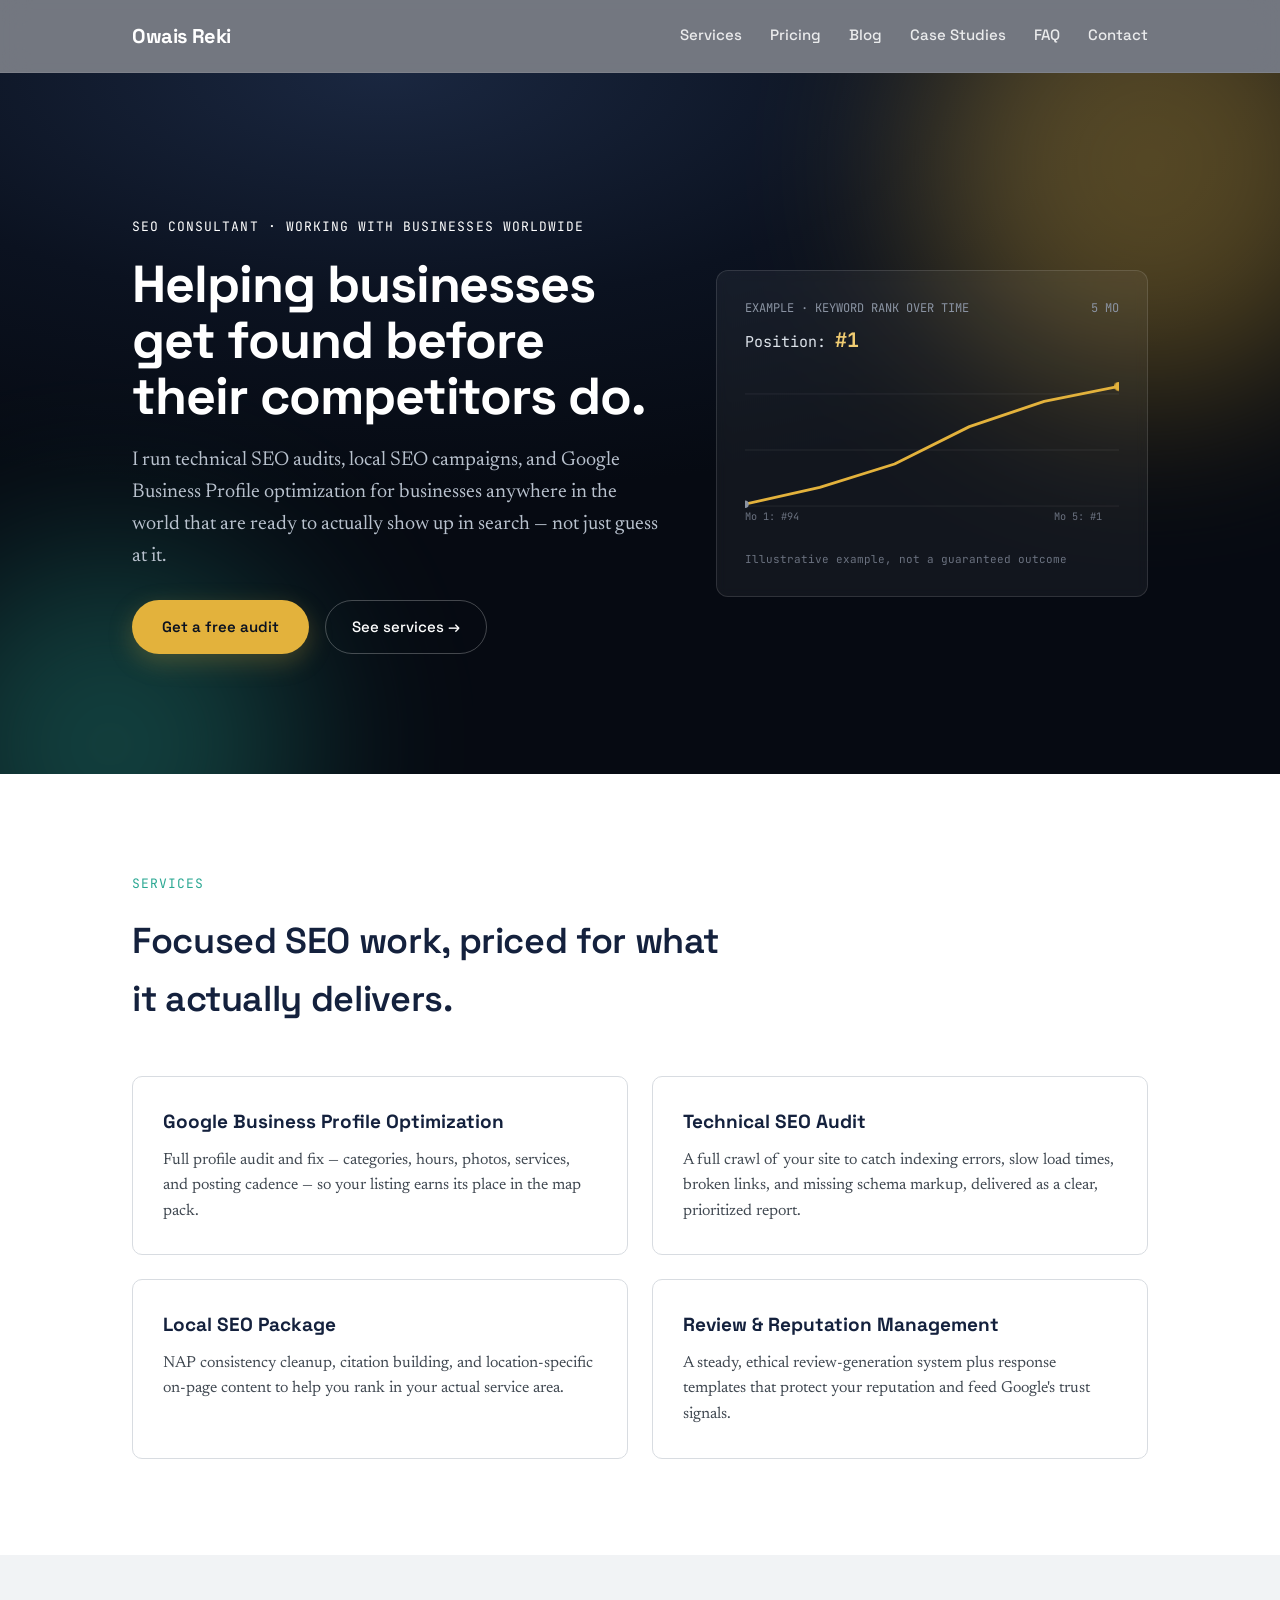
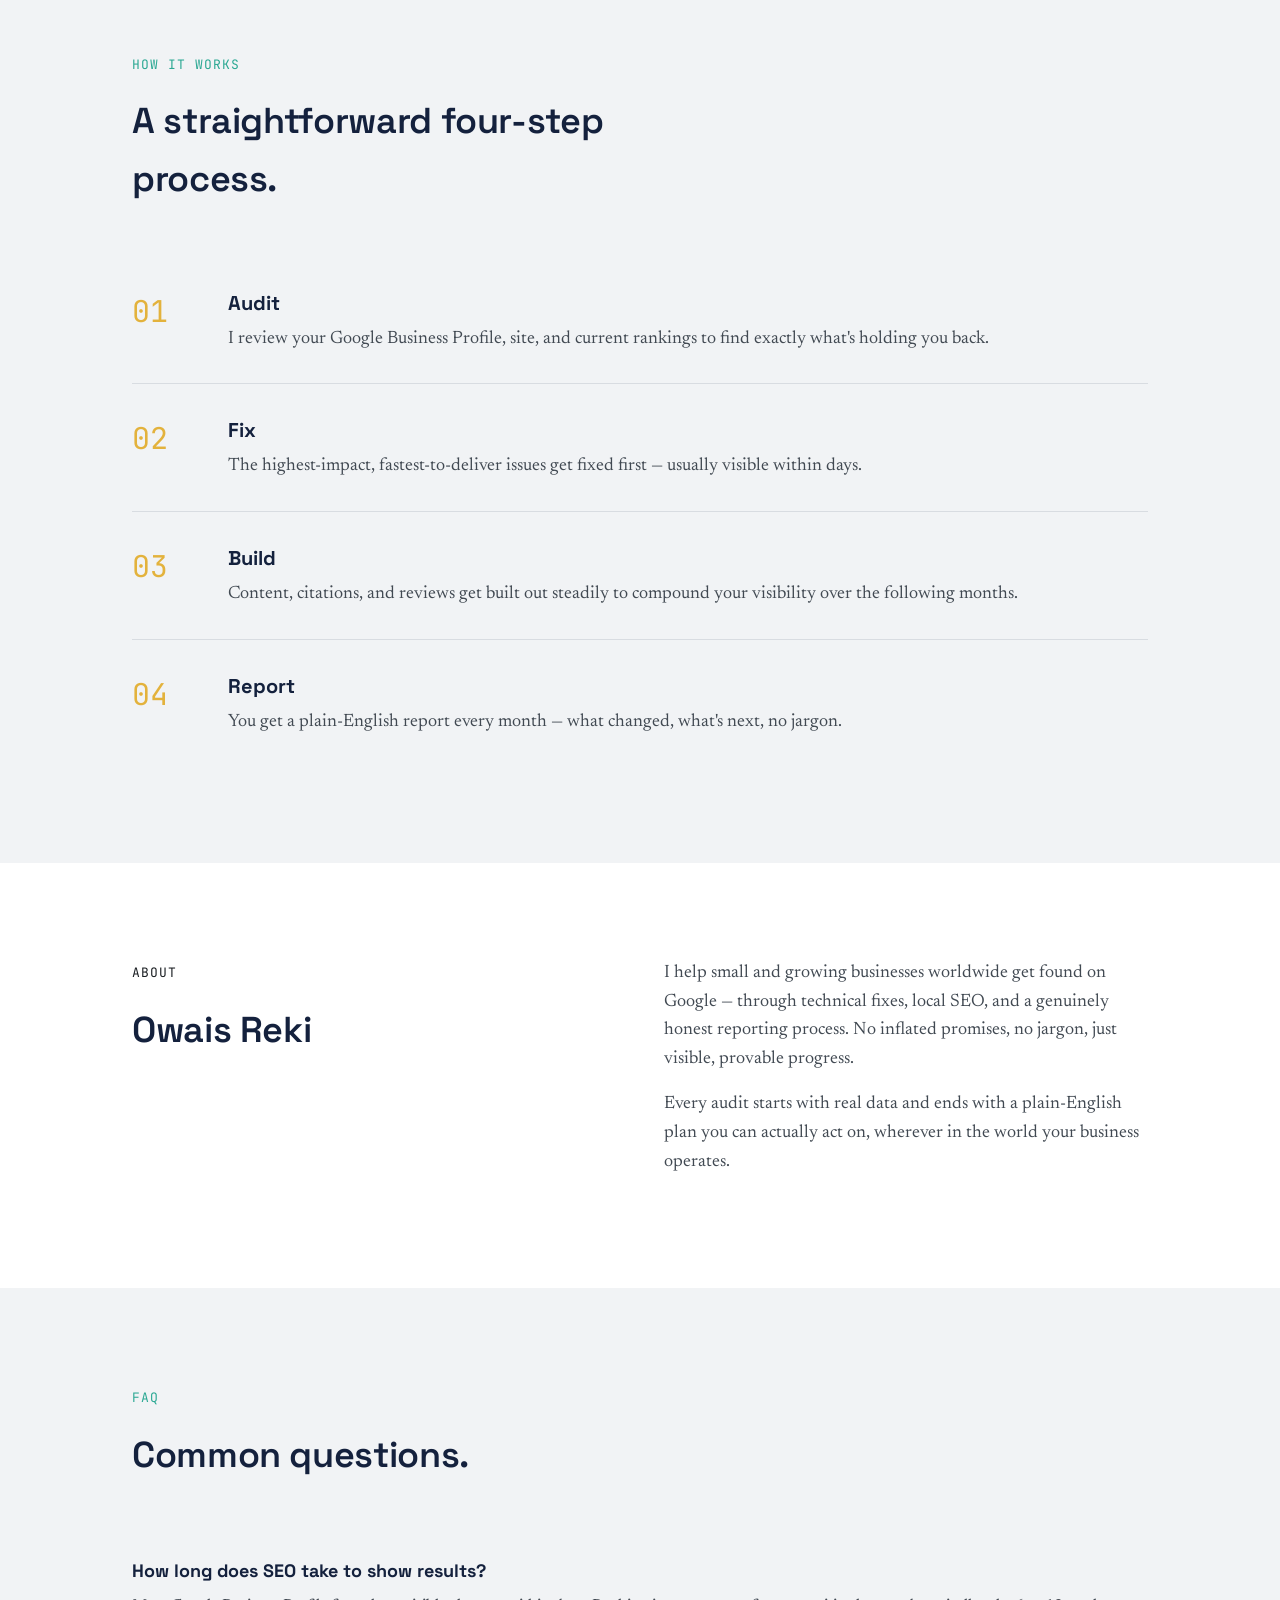
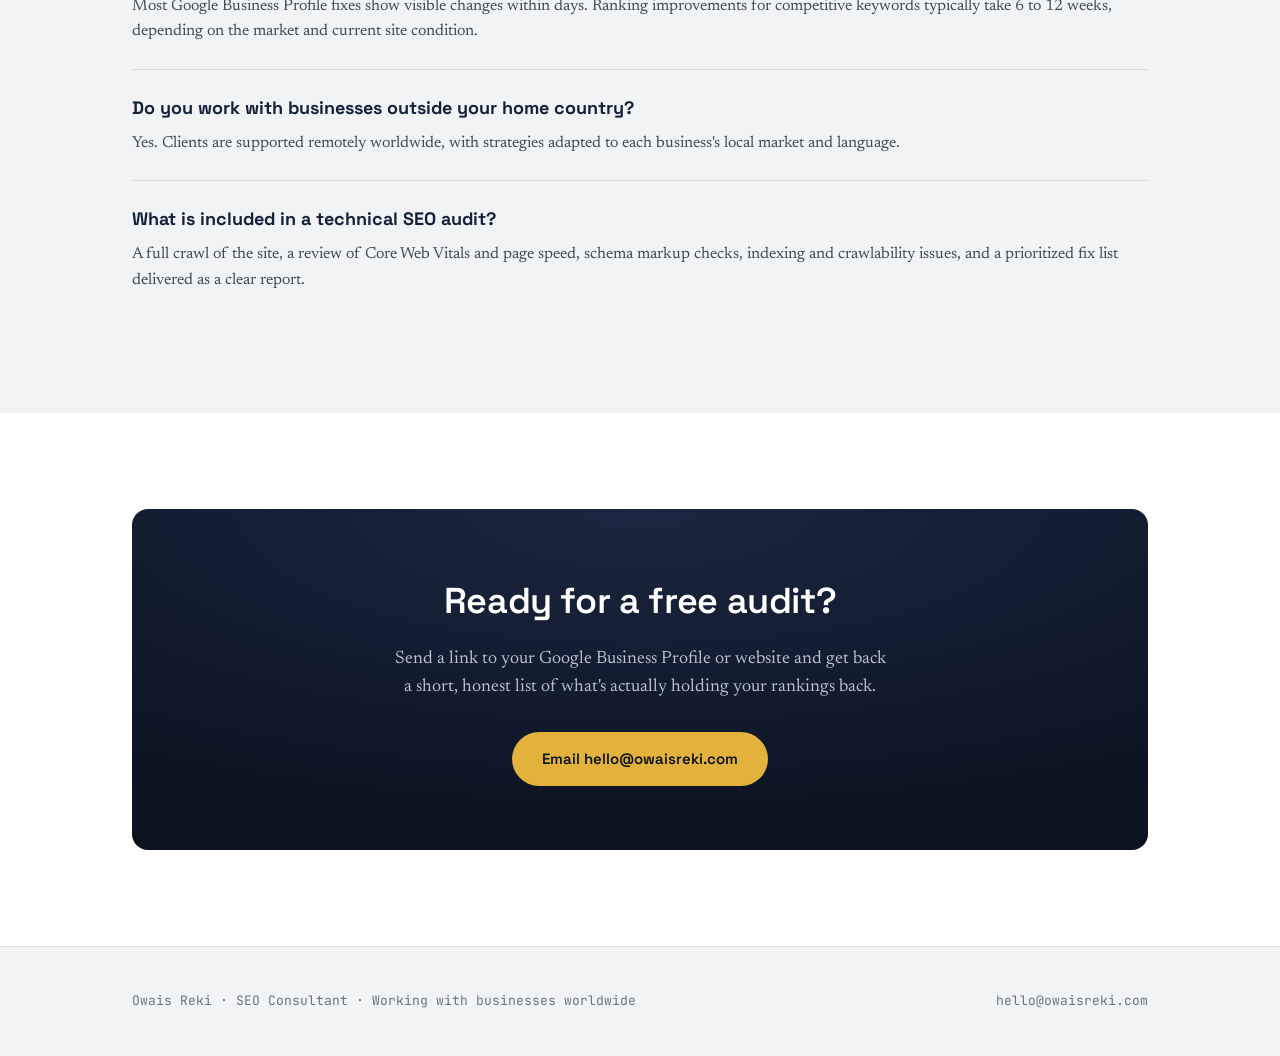
<file: index.html>
<!DOCTYPE html>
<html lang="en">
<head>
<meta charset="UTF-8">
<meta name="viewport" content="width=device-width, initial-scale=1.0">
<title>Owais Reki | SEO Consultant — Technical, Local & Global SEO</title>
<meta name="description" content="Owais Reki helps businesses worldwide rank higher on Google with technical SEO audits, local SEO, and Google Business Profile optimization. Get a free audit.">
<meta property="og:title" content="Owais Reki | SEO Consultant">
<meta property="og:description" content="Technical SEO audits, local SEO, and Google Business Profile optimization for growing businesses worldwide.">
<meta property="og:type" content="website">
<link rel="canonical" href="https://owaisreki-dotcom.github.io/owais-reki-seo/">
<script type="application/ld+json">
{"@context":"https://schema.org","@type":"ProfessionalService","name":"Owais Reki SEO Services","founder":{"@type":"Person","name":"Owais Reki"},"description":"Technical SEO audits, local SEO, and Google Business Profile optimization for small and growing businesses worldwide.","serviceType":["Technical SEO Audit","Local SEO","Google Business Profile Optimization","On-Page SEO","Review & Reputation Management"],"url":"https://owaisreki-dotcom.github.io/owais-reki-seo/"}
</script>
<script type="application/ld+json">
{"@context":"https://schema.org","@type":"FAQPage","mainEntity":[{"@type":"Question","name":"How long does SEO take to show results?","acceptedAnswer":{"@type":"Answer","text":"Most Google Business Profile fixes show visible changes within days. Ranking improvements for competitive keywords typically take 6 to 12 weeks, depending on the market and current site condition."}},{"@type":"Question","name":"Do you work with businesses outside your home country?","acceptedAnswer":{"@type":"Answer","text":"Yes. Clients are supported remotely worldwide, with strategies adapted to each business's local market and language."}},{"@type":"Question","name":"What is included in a technical SEO audit?","acceptedAnswer":{"@type":"Answer","text":"A full crawl of the site, a review of Core Web Vitals and page speed, schema markup checks, indexing and crawlability issues, and a prioritized fix list delivered as a clear report."}}]}
</script>
<link rel="preconnect" href="https://fonts.googleapis.com">
<link rel="preconnect" href="https://fonts.gstatic.com" crossorigin>
<link href="https://fonts.googleapis.com/css2?family=Space+Grotesk:wght@400;500;600;700&family=Newsreader:ital,opsz,wght@0,6..72,400;0,6..72,500;0,6..72,600;1,6..72,400&family=JetBrains+Mono:wght@400;500&display=swap" rel="stylesheet">
<link rel="stylesheet" href="styles.css">
<style>
  .rank-chart { background: rgba(255,255,255,0.05); border: 1px solid rgba(255,255,255,0.12); border-radius: 12px; padding: 28px; backdrop-filter: blur(6px); opacity: 0; animation: rise 0.9s ease 0.5s forwards; }
  .rank-chart .label { font-family: var(--mono); font-size: 12px; color: #8B94A3; display: flex; justify-content: space-between; margin-bottom: 6px; }
  .rank-chart .headline-number { font-family: var(--mono); font-size: 15px; color: #DDE3EA; margin-bottom: 14px; }
  .rank-chart .headline-number strong { color: var(--gold-soft); font-size: 20px; }
  .rank-chart .caption { font-family: var(--mono); font-size: 11px; color: #6B7280; margin-top: 10px; }
  .chart-line { stroke-dasharray: 520; stroke-dashoffset: 520; animation: draw 2.2s ease 1.1s forwards; }
  @keyframes draw { to { stroke-dashoffset: 0; } }
  @keyframes rise { from { opacity: 0; transform: translateY(18px); } to { opacity: 1; transform: translateY(0); } }
  .chart-dot-end { opacity: 0; animation: pop 0.4s ease 3s forwards; }
  @keyframes pop { from { opacity: 0; transform: scale(0.4); } to { opacity: 1; transform: scale(1); } }
  .hero .eyebrow, .hero h1, .hero p.lede, .hero .cta-row { opacity: 0; animation: rise 0.8s ease forwards; }
  .hero h1 { animation-delay: 0.15s; }
  .hero p.lede { animation-delay: 0.3s; }
  .hero .cta-row { animation-delay: 0.45s; }
  .hero h1, .hero .eyebrow, .hero p.lede { color: #fff; }
  .hero p.lede { color: #B9C2CE; }
</style>
</head>
<body>
<header><div class="wrap"><a href="index.html" class="logo">Owais Reki</a>
<nav><a href="index.html#services">Services</a><a href="pricing.html">Pricing</a><a href="blog.html">Blog</a><a href="case-studies.html">Case Studies</a><a href="index.html#faq">FAQ</a><a href="index.html#contact">Contact</a></nav>
</div></header>

<section class="hero">
  <div class="wrap hero-grid">
    <div>
      <span class="eyebrow">SEO Consultant · Working with businesses worldwide</span>
      <h1>Helping businesses get found before their competitors do.</h1>
      <p class="lede">I run technical SEO audits, local SEO campaigns, and Google Business Profile optimization for businesses anywhere in the world that are ready to actually show up in search — not just guess at it.</p>
      <div class="cta-row"><a href="index.html#contact" class="btn btn-primary">Get a free audit</a><a href="index.html#services" class="btn btn-text">See services →</a></div>
    </div>
    <div class="rank-chart" aria-label="Illustrative example of a ranking climb from position 94 to position 1 over five months">
      <div class="label"><span>EXAMPLE · KEYWORD RANK OVER TIME</span><span>5 MO</span></div>
      <div class="headline-number">Position: <strong>#1</strong></div>
      <svg viewBox="0 0 400 160" width="100%" height="160" role="img">
        <title>Illustrative ranking climb from position 94 to position 1</title>
        <line x1="0" y1="20" x2="400" y2="20" stroke="rgba(255,255,255,0.08)" stroke-width="1"/>
        <line x1="0" y1="80" x2="400" y2="80" stroke="rgba(255,255,255,0.08)" stroke-width="1"/>
        <line x1="0" y1="140" x2="400" y2="140" stroke="rgba(255,255,255,0.08)" stroke-width="1"/>
        <polyline class="chart-line" points="0,138 80,120 160,95 240,55 320,28 400,12" fill="none" stroke="#E3B23C" stroke-width="3" stroke-linecap="round" stroke-linejoin="round"/>
        <circle cx="0" cy="138" r="4" fill="#8B94A3"/>
        <circle class="chart-dot-end" cx="400" cy="12" r="5" fill="#E3B23C"/>
        <text x="0" y="155" font-family="JetBrains Mono" font-size="11" fill="#6B7280">Mo 1: #94</text>
        <text x="330" y="155" font-family="JetBrains Mono" font-size="11" fill="#6B7280">Mo 5: #1</text>
      </svg>
      <div class="caption">Illustrative example, not a guaranteed outcome</div>
    </div>
  </div>
</section>

<section id="services" class="alt">
  <div class="wrap">
    <div class="section-head reveal"><span class="eyebrow">Services</span><h2>Focused SEO work, priced for what it actually delivers.</h2></div>
    <div class="services-grid">
      <div class="service-card reveal"><h3>Google Business Profile Optimization</h3><p>Full profile audit and fix — categories, hours, photos, services, and posting cadence — so your listing earns its place in the map pack.</p></div>
      <div class="service-card reveal"><h3>Technical SEO Audit</h3><p>A full crawl of your site to catch indexing errors, slow load times, broken links, and missing schema markup, delivered as a clear, prioritized report.</p></div>
      <div class="service-card reveal"><h3>Local SEO Package</h3><p>NAP consistency cleanup, citation building, and location-specific on-page content to help you rank in your actual service area.</p></div>
      <div class="service-card reveal"><h3>Review & Reputation Management</h3><p>A steady, ethical review-generation system plus response templates that protect your reputation and feed Google's trust signals.</p></div>
    </div>
  </div>
</section>

<section id="process">
  <div class="wrap">
    <div class="section-head reveal"><span class="eyebrow">How it works</span><h2>A straightforward four-step process.</h2></div>
    <div class="process-list">
      <div class="process-item reveal"><div class="process-num">01</div><div><h3>Audit</h3><p>I review your Google Business Profile, site, and current rankings to find exactly what's holding you back.</p></div></div>
      <div class="process-item reveal"><div class="process-num">02</div><div><h3>Fix</h3><p>The highest-impact, fastest-to-deliver issues get fixed first — usually visible within days.</p></div></div>
      <div class="process-item reveal"><div class="process-num">03</div><div><h3>Build</h3><p>Content, citations, and reviews get built out steadily to compound your visibility over the following months.</p></div></div>
      <div class="process-item reveal"><div class="process-num">04</div><div><h3>Report</h3><p>You get a plain-English report every month — what changed, what's next, no jargon.</p></div></div>
    </div>
  </div>
</section>

<section class="alt">
  <div class="wrap about-grid">
    <div class="reveal"><span class="eyebrow">About</span><h2>Owais Reki</h2></div>
    <div class="reveal"><p>I help small and growing businesses worldwide get found on Google — through technical fixes, local SEO, and a genuinely honest reporting process. No inflated promises, no jargon, just visible, provable progress.</p><p>Every audit starts with real data and ends with a plain-English plan you can actually act on, wherever in the world your business operates.</p></div>
  </div>
</section>

<section id="faq">
  <div class="wrap">
    <div class="section-head reveal"><span class="eyebrow">FAQ</span><h2>Common questions.</h2></div>
    <div class="faq-item reveal"><h3>How long does SEO take to show results?</h3><p>Most Google Business Profile fixes show visible changes within days. Ranking improvements for competitive keywords typically take 6 to 12 weeks, depending on the market and current site condition.</p></div>
    <div class="faq-item reveal"><h3>Do you work with businesses outside your home country?</h3><p>Yes. Clients are supported remotely worldwide, with strategies adapted to each business's local market and language.</p></div>
    <div class="faq-item reveal"><h3>What is included in a technical SEO audit?</h3><p>A full crawl of the site, a review of Core Web Vitals and page speed, schema markup checks, indexing and crawlability issues, and a prioritized fix list delivered as a clear report.</p></div>
  </div>
</section>

<section id="contact" class="alt">
  <div class="wrap"><div class="contact-box reveal"><h2>Ready for a free audit?</h2><p>Send a link to your Google Business Profile or website and get back a short, honest list of what's actually holding your rankings back.</p><a href="mailto:hello@owaisreki.com" class="btn btn-gold">Email hello@owaisreki.com</a></div></div>
</section>

<footer><div class="wrap"><span>Owais Reki · SEO Consultant · Working with businesses worldwide</span><span>hello@owaisreki.com</span></div></footer>
<script src="script.js"></script>
</body>
</html>
</file>
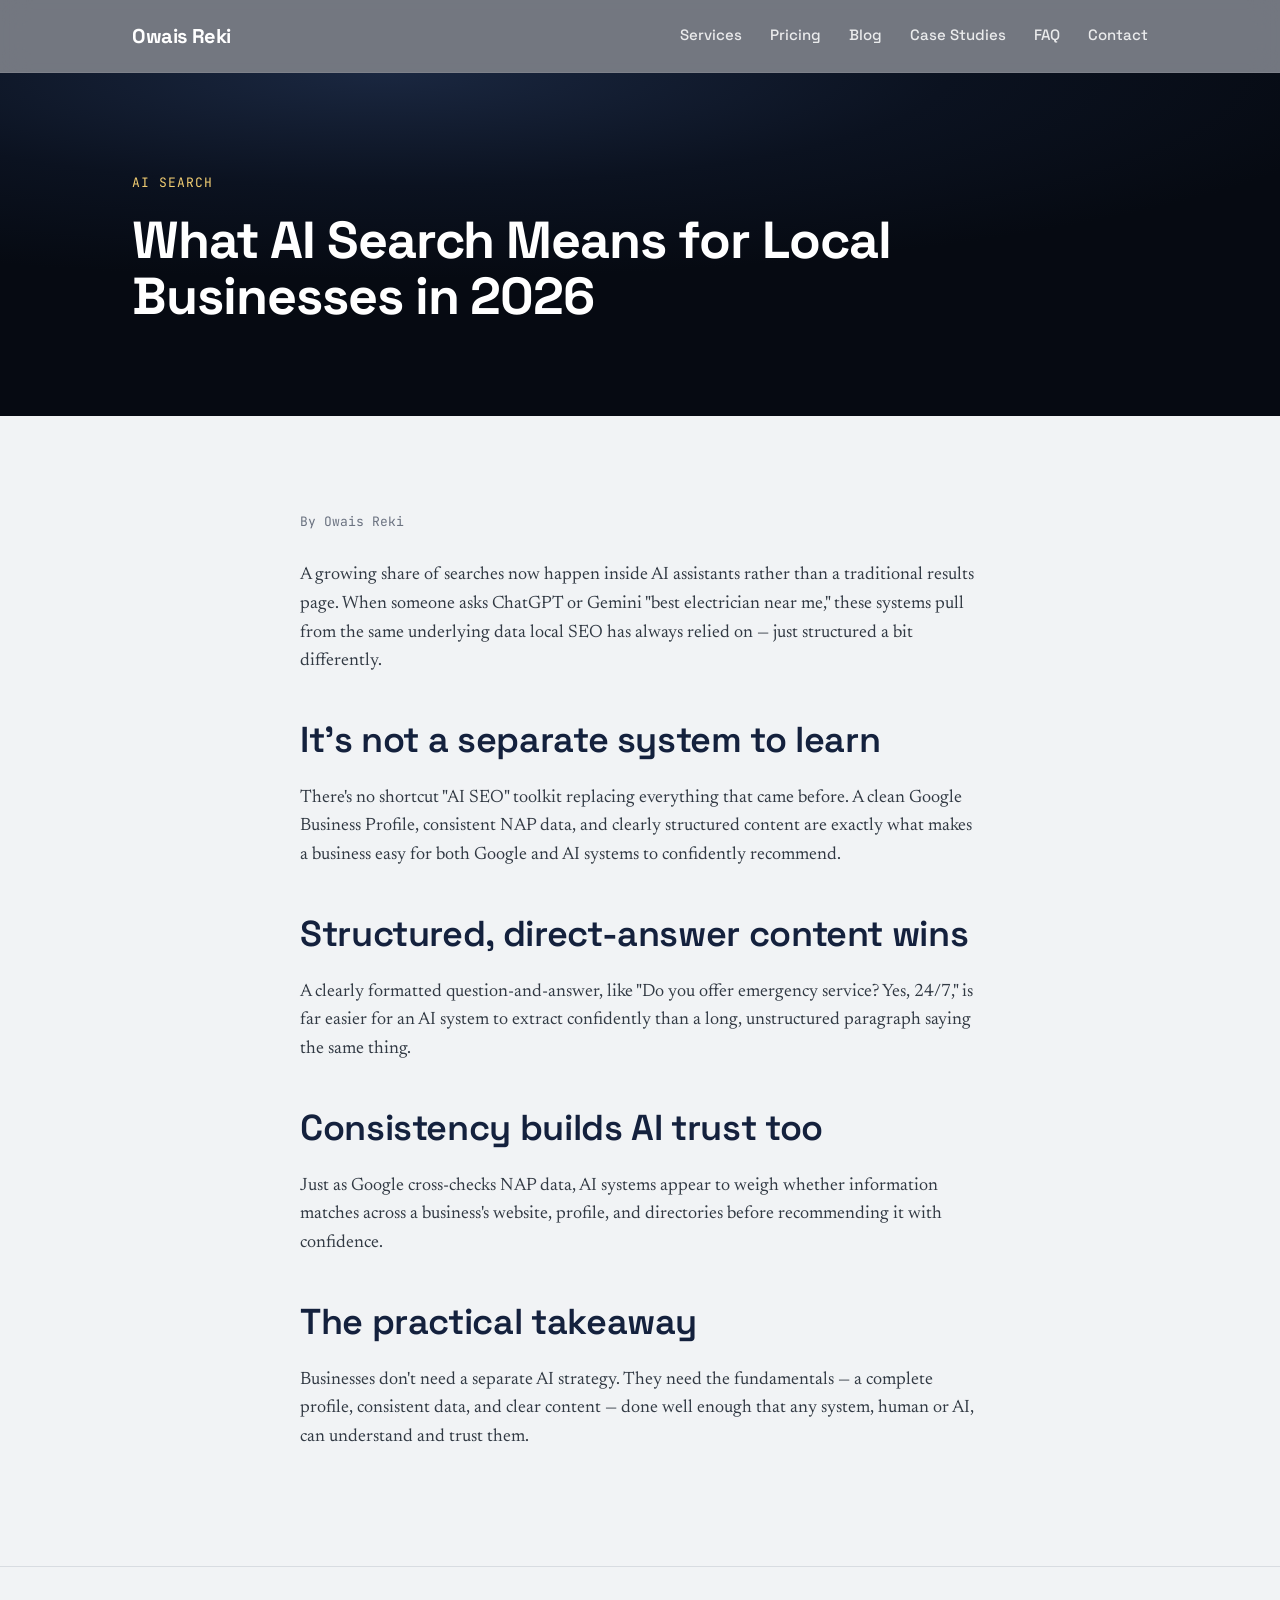
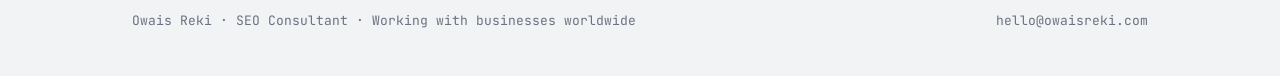
<file: blog-ai-search-local-seo.html>
<!DOCTYPE html>
<html lang="en">
<head>
<meta charset="UTF-8">
<meta name="viewport" content="width=device-width, initial-scale=1.0">
<title>What AI Search Means for Local Businesses | Owais Reki</title>
<meta name="description" content="ChatGPT, Gemini, and AI Overviews are becoming a second front door to local businesses. Here's what that means and how to prepare.">
<link rel="canonical" href="https://owaisreki-dotcom.github.io/owais-reki-seo/blog-ai-search-local-seo.html">
<link rel="preconnect" href="https://fonts.googleapis.com">
<link rel="preconnect" href="https://fonts.gstatic.com" crossorigin>
<link href="https://fonts.googleapis.com/css2?family=Space+Grotesk:wght@400;500;600;700&family=Newsreader:ital,opsz,wght@0,6..72,400;0,6..72,500;0,6..72,600;1,6..72,400&family=JetBrains+Mono:wght@400;500&display=swap" rel="stylesheet">
<link rel="stylesheet" href="styles.css">
</head>
<body>
<header><div class="wrap"><a href="index.html" class="logo">Owais Reki</a>
<nav><a href="index.html#services">Services</a><a href="pricing.html">Pricing</a><a href="blog.html">Blog</a><a href="case-studies.html">Case Studies</a><a href="index.html#faq">FAQ</a><a href="index.html#contact">Contact</a></nav>
</div></header>

<section class="page-hero">
  <div class="wrap">
    <span class="eyebrow">AI Search</span>
    <h1>What AI Search Means for Local Businesses in 2026</h1>
  </div>
</section>

<section>
  <div class="wrap">
    <article class="post reveal">
      <div class="meta">By Owais Reki</div>
      <p>A growing share of searches now happen inside AI assistants rather than a traditional results page. When someone asks ChatGPT or Gemini "best electrician near me," these systems pull from the same underlying data local SEO has always relied on — just structured a bit differently.</p>

      <h2>It's not a separate system to learn</h2>
      <p>There's no shortcut "AI SEO" toolkit replacing everything that came before. A clean Google Business Profile, consistent NAP data, and clearly structured content are exactly what makes a business easy for both Google and AI systems to confidently recommend.</p>

      <h2>Structured, direct-answer content wins</h2>
      <p>A clearly formatted question-and-answer, like "Do you offer emergency service? Yes, 24/7," is far easier for an AI system to extract confidently than a long, unstructured paragraph saying the same thing.</p>

      <h2>Consistency builds AI trust too</h2>
      <p>Just as Google cross-checks NAP data, AI systems appear to weigh whether information matches across a business's website, profile, and directories before recommending it with confidence.</p>

      <h2>The practical takeaway</h2>
      <p>Businesses don't need a separate AI strategy. They need the fundamentals — a complete profile, consistent data, and clear content — done well enough that any system, human or AI, can understand and trust them.</p>
    </article>
  </div>
</section>

<footer><div class="wrap"><span>Owais Reki · SEO Consultant · Working with businesses worldwide</span><span>hello@owaisreki.com</span></div></footer>
<script src="script.js"></script>
</body>
</html>
</file>
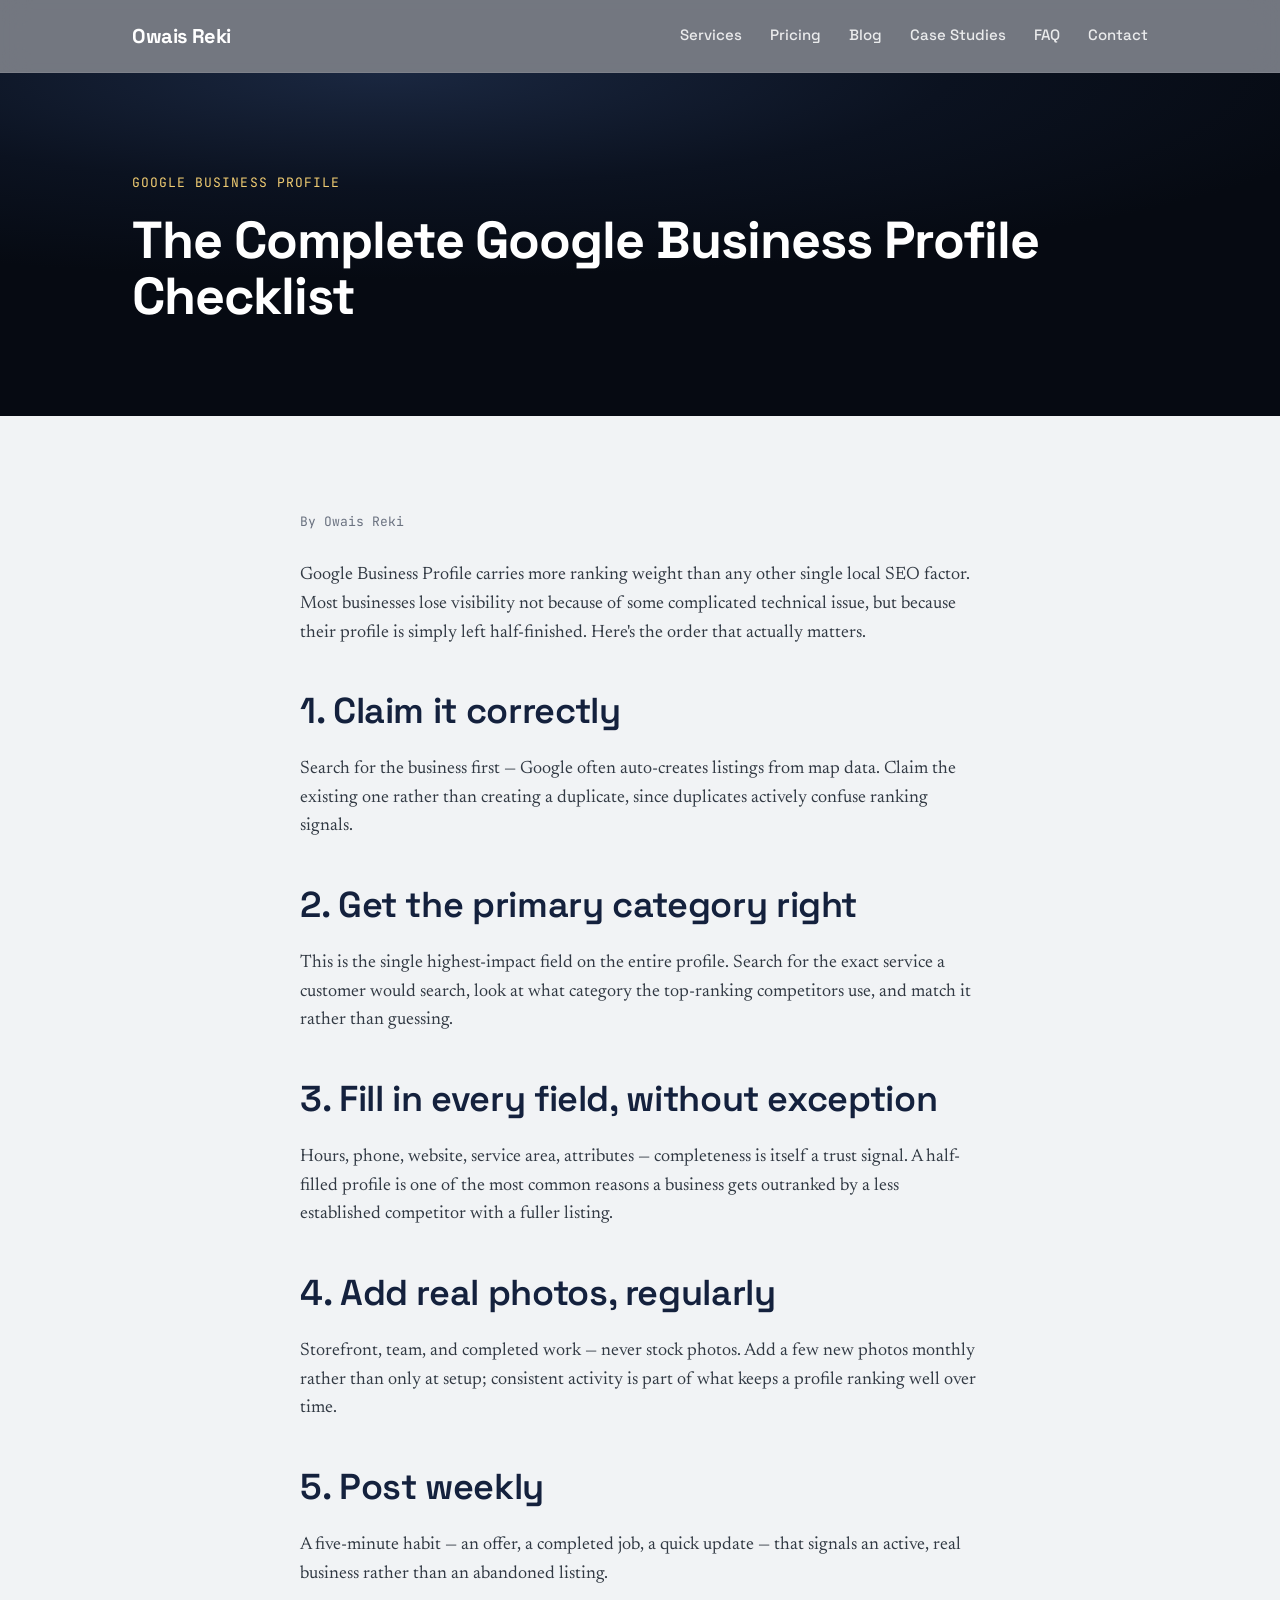
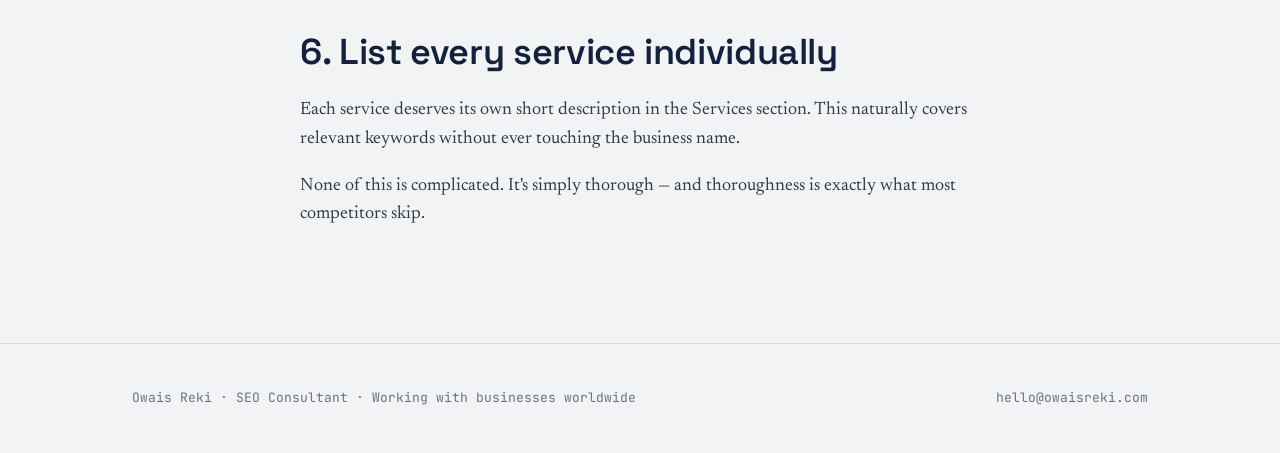
<file: blog-google-business-profile-checklist.html>
<!DOCTYPE html>
<html lang="en">
<head>
<meta charset="UTF-8">
<meta name="viewport" content="width=device-width, initial-scale=1.0">
<title>Google Business Profile Checklist for 2026 | Owais Reki</title>
<meta name="description" content="A complete, ordered checklist for optimizing a Google Business Profile — category, hours, photos, posts, and the habits that keep it ranking.">
<link rel="canonical" href="https://owaisreki-dotcom.github.io/owais-reki-seo/blog-google-business-profile-checklist.html">
<link rel="preconnect" href="https://fonts.googleapis.com">
<link rel="preconnect" href="https://fonts.gstatic.com" crossorigin>
<link href="https://fonts.googleapis.com/css2?family=Space+Grotesk:wght@400;500;600;700&family=Newsreader:ital,opsz,wght@0,6..72,400;0,6..72,500;0,6..72,600;1,6..72,400&family=JetBrains+Mono:wght@400;500&display=swap" rel="stylesheet">
<link rel="stylesheet" href="styles.css">
</head>
<body>
<header><div class="wrap"><a href="index.html" class="logo">Owais Reki</a>
<nav><a href="index.html#services">Services</a><a href="pricing.html">Pricing</a><a href="blog.html">Blog</a><a href="case-studies.html">Case Studies</a><a href="index.html#faq">FAQ</a><a href="index.html#contact">Contact</a></nav>
</div></header>

<section class="page-hero">
  <div class="wrap">
    <span class="eyebrow">Google Business Profile</span>
    <h1>The Complete Google Business Profile Checklist</h1>
  </div>
</section>

<section>
  <div class="wrap">
    <article class="post reveal">
      <div class="meta">By Owais Reki</div>
      <p>Google Business Profile carries more ranking weight than any other single local SEO factor. Most businesses lose visibility not because of some complicated technical issue, but because their profile is simply left half-finished. Here's the order that actually matters.</p>

      <h2>1. Claim it correctly</h2>
      <p>Search for the business first — Google often auto-creates listings from map data. Claim the existing one rather than creating a duplicate, since duplicates actively confuse ranking signals.</p>

      <h2>2. Get the primary category right</h2>
      <p>This is the single highest-impact field on the entire profile. Search for the exact service a customer would search, look at what category the top-ranking competitors use, and match it rather than guessing.</p>

      <h2>3. Fill in every field, without exception</h2>
      <p>Hours, phone, website, service area, attributes — completeness is itself a trust signal. A half-filled profile is one of the most common reasons a business gets outranked by a less established competitor with a fuller listing.</p>

      <h2>4. Add real photos, regularly</h2>
      <p>Storefront, team, and completed work — never stock photos. Add a few new photos monthly rather than only at setup; consistent activity is part of what keeps a profile ranking well over time.</p>

      <h2>5. Post weekly</h2>
      <p>A five-minute habit — an offer, a completed job, a quick update — that signals an active, real business rather than an abandoned listing.</p>

      <h2>6. List every service individually</h2>
      <p>Each service deserves its own short description in the Services section. This naturally covers relevant keywords without ever touching the business name.</p>

      <p>None of this is complicated. It's simply thorough — and thoroughness is exactly what most competitors skip.</p>
    </article>
  </div>
</section>

<footer><div class="wrap"><span>Owais Reki · SEO Consultant · Working with businesses worldwide</span><span>hello@owaisreki.com</span></div></footer>
<script src="script.js"></script>
</body>
</html>
</file>
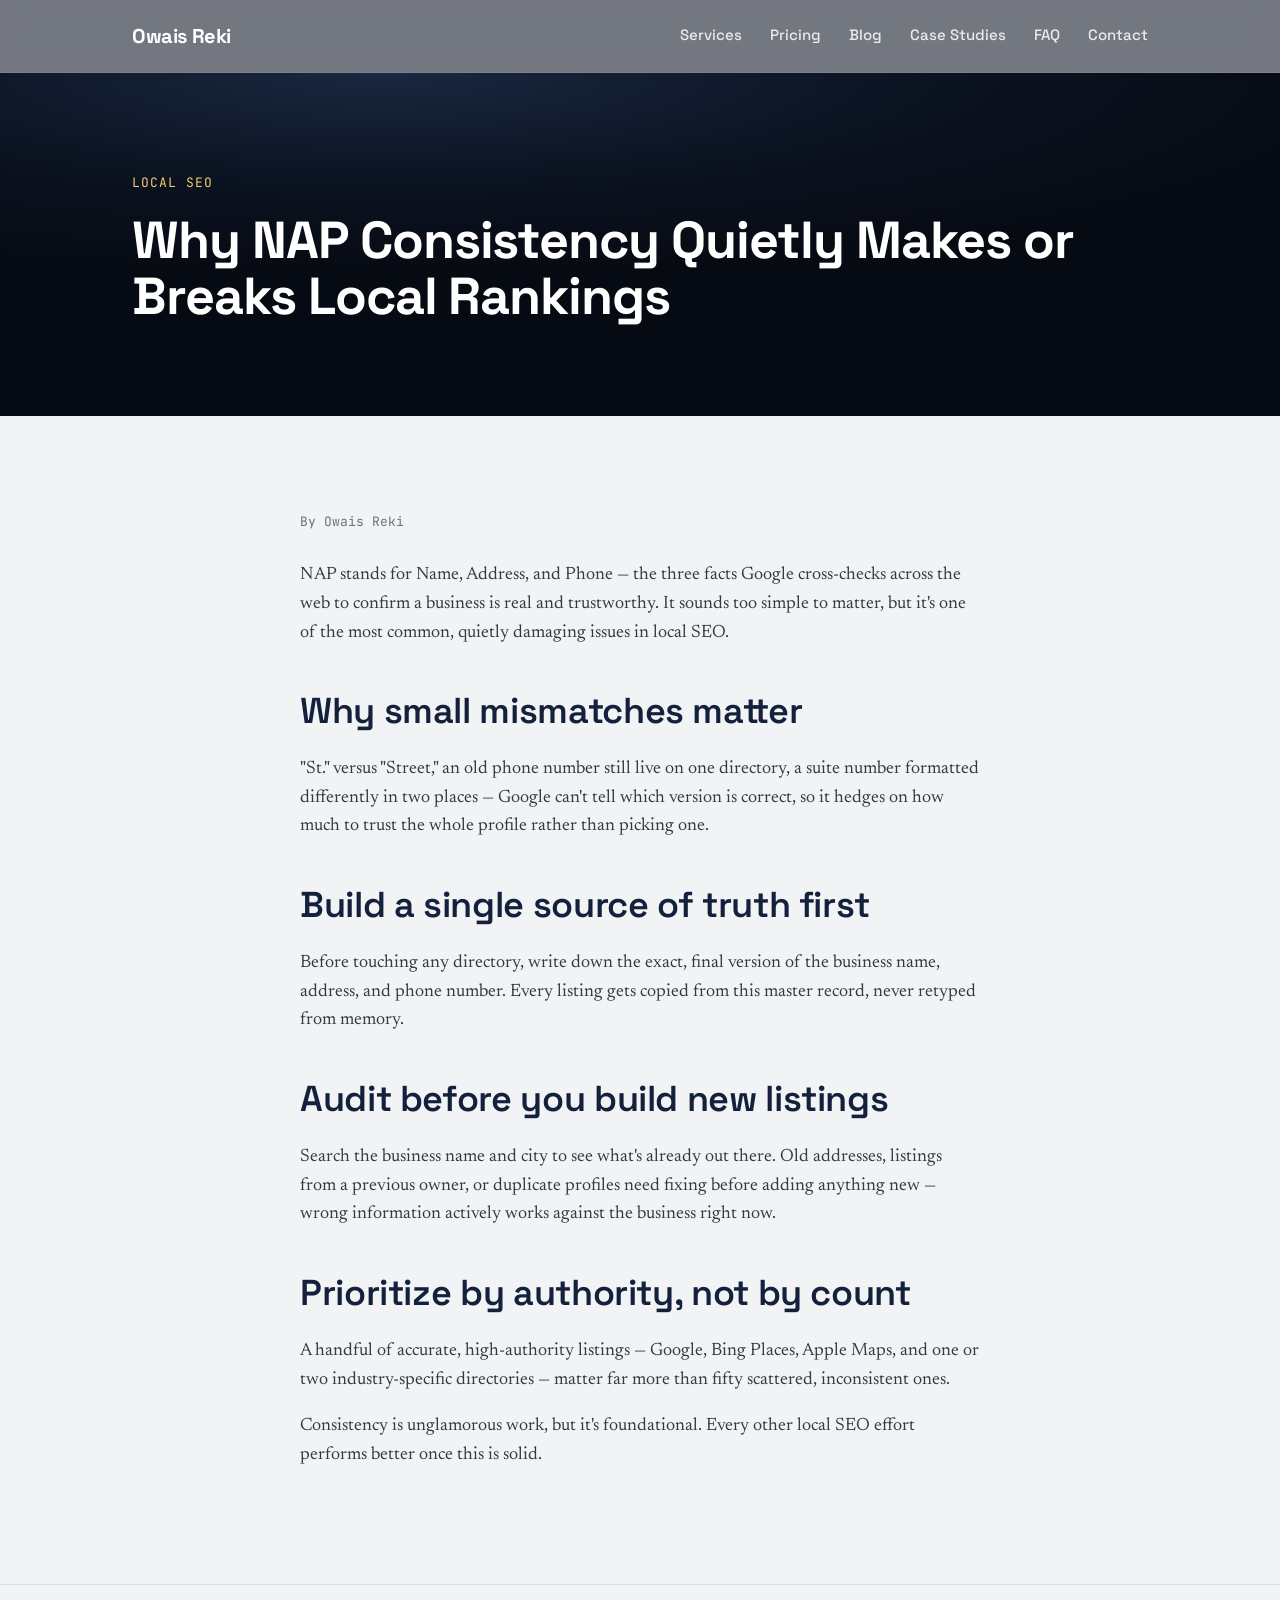
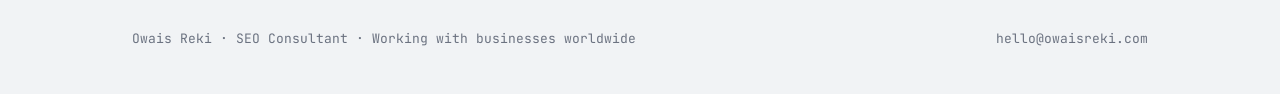
<file: blog-nap-consistency-guide.html>
<!DOCTYPE html>
<html lang="en">
<head>
<meta charset="UTF-8">
<meta name="viewport" content="width=device-width, initial-scale=1.0">
<title>Why NAP Consistency Matters for Local SEO | Owais Reki</title>
<meta name="description" content="A small mismatch in name, address, or phone across directories can quietly cap local rankings. Here's how to find it and fix it.">
<link rel="canonical" href="https://owaisreki-dotcom.github.io/owais-reki-seo/blog-nap-consistency-guide.html">
<link rel="preconnect" href="https://fonts.googleapis.com">
<link rel="preconnect" href="https://fonts.gstatic.com" crossorigin>
<link href="https://fonts.googleapis.com/css2?family=Space+Grotesk:wght@400;500;600;700&family=Newsreader:ital,opsz,wght@0,6..72,400;0,6..72,500;0,6..72,600;1,6..72,400&family=JetBrains+Mono:wght@400;500&display=swap" rel="stylesheet">
<link rel="stylesheet" href="styles.css">
</head>
<body>
<header><div class="wrap"><a href="index.html" class="logo">Owais Reki</a>
<nav><a href="index.html#services">Services</a><a href="pricing.html">Pricing</a><a href="blog.html">Blog</a><a href="case-studies.html">Case Studies</a><a href="index.html#faq">FAQ</a><a href="index.html#contact">Contact</a></nav>
</div></header>

<section class="page-hero">
  <div class="wrap">
    <span class="eyebrow">Local SEO</span>
    <h1>Why NAP Consistency Quietly Makes or Breaks Local Rankings</h1>
  </div>
</section>

<section>
  <div class="wrap">
    <article class="post reveal">
      <div class="meta">By Owais Reki</div>
      <p>NAP stands for Name, Address, and Phone — the three facts Google cross-checks across the web to confirm a business is real and trustworthy. It sounds too simple to matter, but it's one of the most common, quietly damaging issues in local SEO.</p>

      <h2>Why small mismatches matter</h2>
      <p>"St." versus "Street," an old phone number still live on one directory, a suite number formatted differently in two places — Google can't tell which version is correct, so it hedges on how much to trust the whole profile rather than picking one.</p>

      <h2>Build a single source of truth first</h2>
      <p>Before touching any directory, write down the exact, final version of the business name, address, and phone number. Every listing gets copied from this master record, never retyped from memory.</p>

      <h2>Audit before you build new listings</h2>
      <p>Search the business name and city to see what's already out there. Old addresses, listings from a previous owner, or duplicate profiles need fixing before adding anything new — wrong information actively works against the business right now.</p>

      <h2>Prioritize by authority, not by count</h2>
      <p>A handful of accurate, high-authority listings — Google, Bing Places, Apple Maps, and one or two industry-specific directories — matter far more than fifty scattered, inconsistent ones.</p>

      <p>Consistency is unglamorous work, but it's foundational. Every other local SEO effort performs better once this is solid.</p>
    </article>
  </div>
</section>

<footer><div class="wrap"><span>Owais Reki · SEO Consultant · Working with businesses worldwide</span><span>hello@owaisreki.com</span></div></footer>
<script src="script.js"></script>
</body>
</html>
</file>
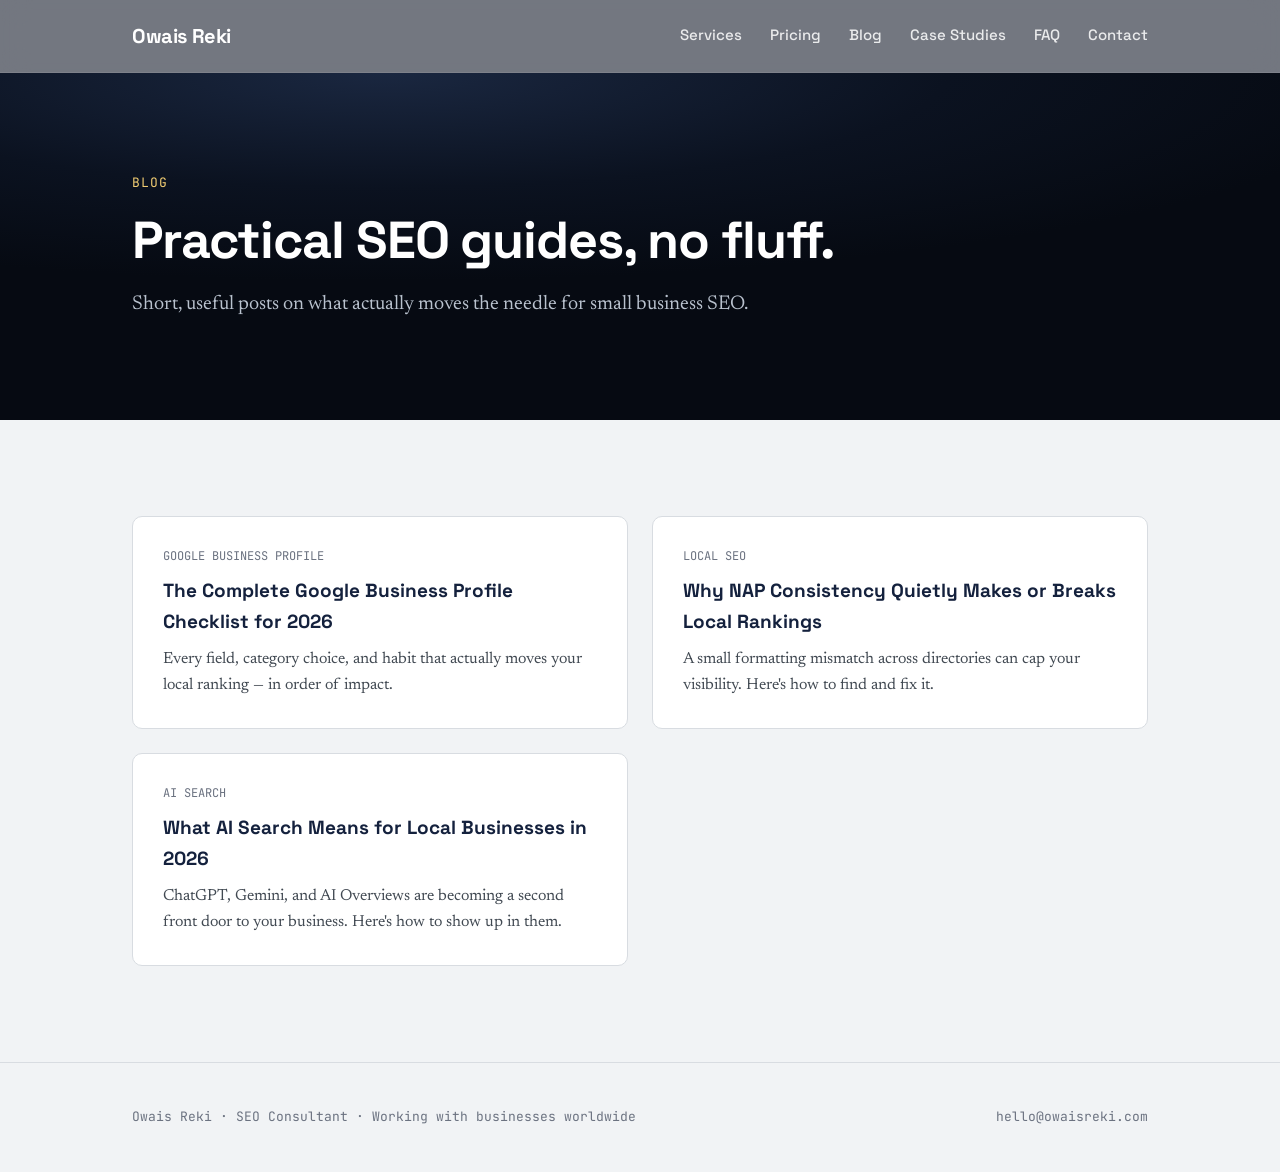
<file: blog.html>
<!DOCTYPE html>
<html lang="en">
<head>
<meta charset="UTF-8">
<meta name="viewport" content="width=device-width, initial-scale=1.0">
<title>SEO Blog | Owais Reki</title>
<meta name="description" content="Practical, no-fluff SEO guides on Google Business Profile optimization, NAP consistency, and AI search visibility for small businesses.">
<link rel="canonical" href="https://owaisreki-dotcom.github.io/owais-reki-seo/blog.html">
<link rel="preconnect" href="https://fonts.googleapis.com">
<link rel="preconnect" href="https://fonts.gstatic.com" crossorigin>
<link href="https://fonts.googleapis.com/css2?family=Space+Grotesk:wght@400;500;600;700&family=Newsreader:ital,opsz,wght@0,6..72,400;0,6..72,500;0,6..72,600;1,6..72,400&family=JetBrains+Mono:wght@400;500&display=swap" rel="stylesheet">
<link rel="stylesheet" href="styles.css">
</head>
<body>
<header><div class="wrap"><a href="index.html" class="logo">Owais Reki</a>
<nav><a href="index.html#services">Services</a><a href="pricing.html">Pricing</a><a href="blog.html">Blog</a><a href="case-studies.html">Case Studies</a><a href="index.html#faq">FAQ</a><a href="index.html#contact">Contact</a></nav>
</div></header>

<section class="page-hero">
  <div class="wrap">
    <span class="eyebrow">Blog</span>
    <h1>Practical SEO guides, no fluff.</h1>
    <p class="lede">Short, useful posts on what actually moves the needle for small business SEO.</p>
  </div>
</section>

<section id="posts">
  <div class="wrap blog-grid">
    <a href="blog-google-business-profile-checklist.html" class="blog-card reveal">
      <div class="meta">GOOGLE BUSINESS PROFILE</div>
      <h3>The Complete Google Business Profile Checklist for 2026</h3>
      <p>Every field, category choice, and habit that actually moves your local ranking — in order of impact.</p>
    </a>
    <a href="blog-nap-consistency-guide.html" class="blog-card reveal">
      <div class="meta">LOCAL SEO</div>
      <h3>Why NAP Consistency Quietly Makes or Breaks Local Rankings</h3>
      <p>A small formatting mismatch across directories can cap your visibility. Here's how to find and fix it.</p>
    </a>
    <a href="blog-ai-search-local-seo.html" class="blog-card reveal">
      <div class="meta">AI SEARCH</div>
      <h3>What AI Search Means for Local Businesses in 2026</h3>
      <p>ChatGPT, Gemini, and AI Overviews are becoming a second front door to your business. Here's how to show up in them.</p>
    </a>
  </div>
</section>

<footer><div class="wrap"><span>Owais Reki · SEO Consultant · Working with businesses worldwide</span><span>hello@owaisreki.com</span></div></footer>
<script src="script.js"></script>
</body>
</html>
</file>
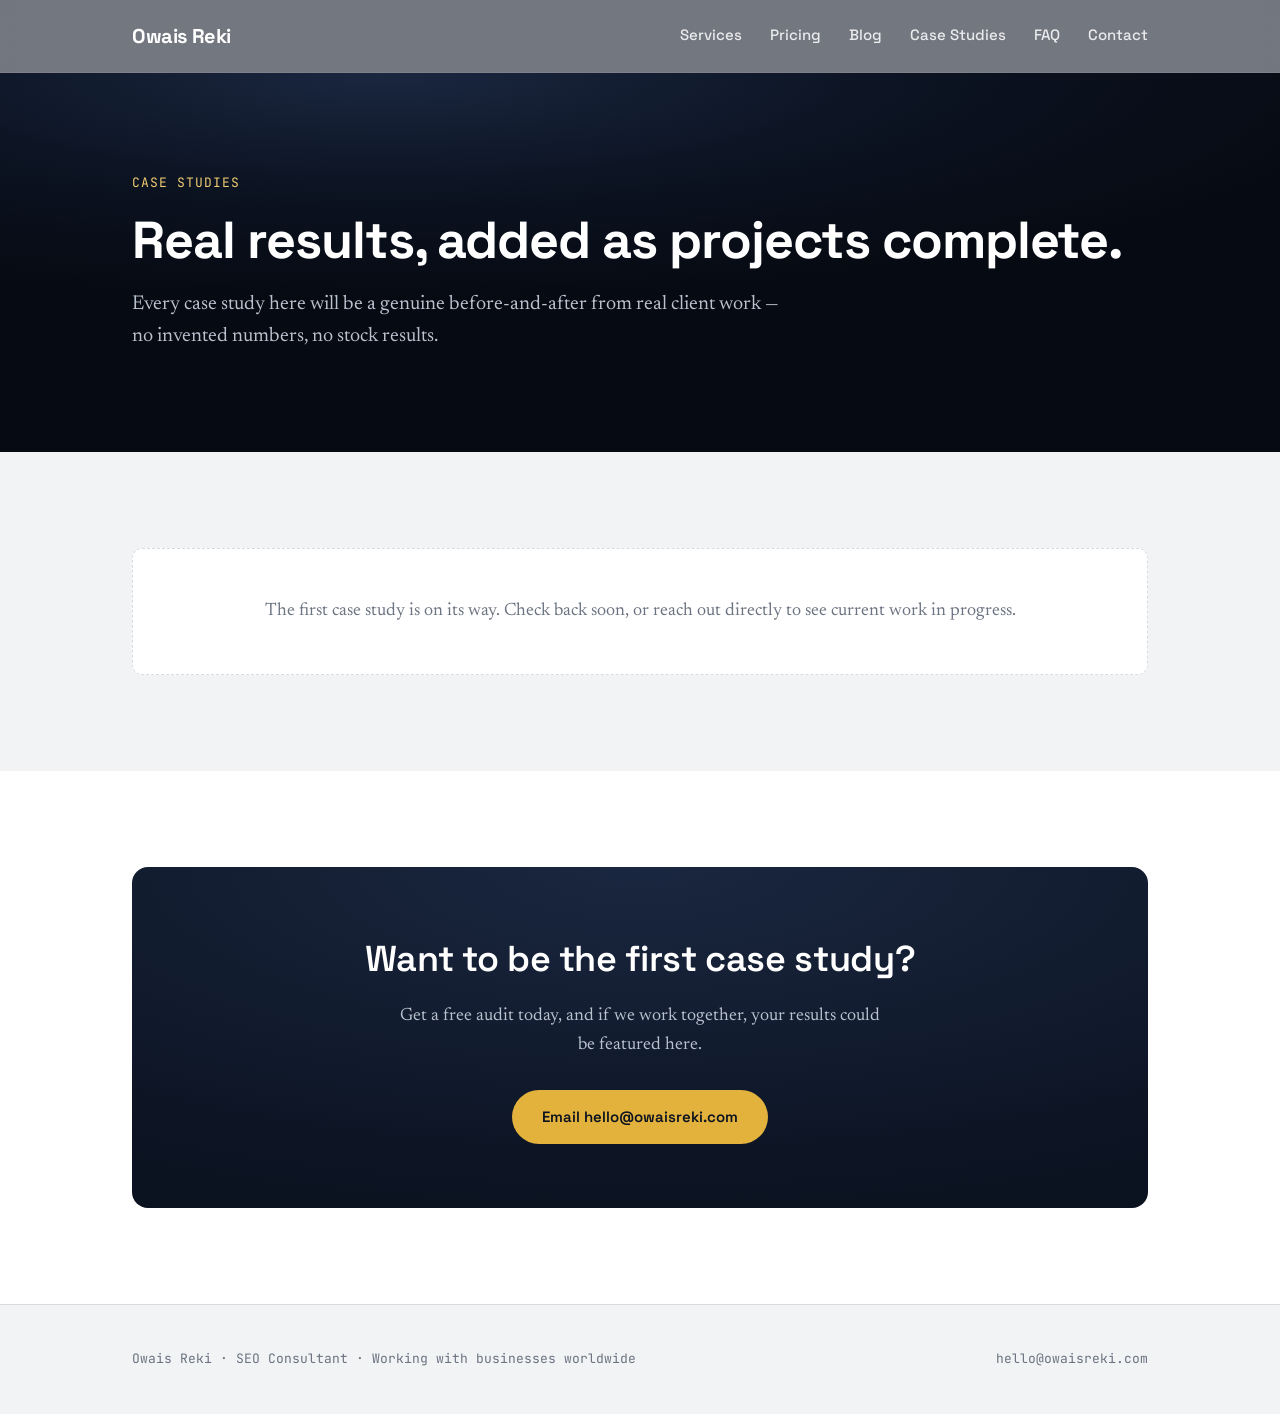
<file: case-studies.html>
<!DOCTYPE html>
<html lang="en">
<head>
<meta charset="UTF-8">
<meta name="viewport" content="width=device-width, initial-scale=1.0">
<title>Case Studies | Owais Reki SEO Consultant</title>
<meta name="description" content="Real SEO results from Owais Reki's client work — Google Business Profile fixes, local SEO campaigns, and ranking improvements. Case studies added as projects complete.">
<link rel="canonical" href="https://owaisreki-dotcom.github.io/owais-reki-seo/case-studies.html">
<link rel="preconnect" href="https://fonts.googleapis.com">
<link rel="preconnect" href="https://fonts.gstatic.com" crossorigin>
<link href="https://fonts.googleapis.com/css2?family=Space+Grotesk:wght@400;500;600;700&family=Newsreader:ital,opsz,wght@0,6..72,400;0,6..72,500;0,6..72,600;1,6..72,400&family=JetBrains+Mono:wght@400;500&display=swap" rel="stylesheet">
<link rel="stylesheet" href="styles.css">
</head>
<body>
<header><div class="wrap"><a href="index.html" class="logo">Owais Reki</a>
<nav><a href="index.html#services">Services</a><a href="pricing.html">Pricing</a><a href="blog.html">Blog</a><a href="case-studies.html">Case Studies</a><a href="index.html#faq">FAQ</a><a href="index.html#contact">Contact</a></nav>
</div></header>

<section class="page-hero">
  <div class="wrap">
    <span class="eyebrow">Case Studies</span>
    <h1>Real results, added as projects complete.</h1>
    <p class="lede">Every case study here will be a genuine before-and-after from real client work — no invented numbers, no stock results.</p>
  </div>
</section>

<section id="cases">
  <div class="wrap reveal">
    <div class="placeholder-box">
      <p>The first case study is on its way. Check back soon, or reach out directly to see current work in progress.</p>
    </div>
  </div>
</section>

<section class="alt" id="contact">
  <div class="wrap"><div class="contact-box reveal"><h2>Want to be the first case study?</h2><p>Get a free audit today, and if we work together, your results could be featured here.</p><a href="mailto:hello@owaisreki.com" class="btn btn-gold">Email hello@owaisreki.com</a></div></div>
</section>

<footer><div class="wrap"><span>Owais Reki · SEO Consultant · Working with businesses worldwide</span><span>hello@owaisreki.com</span></div></footer>
<script src="script.js"></script>
</body>
</html>
</file>
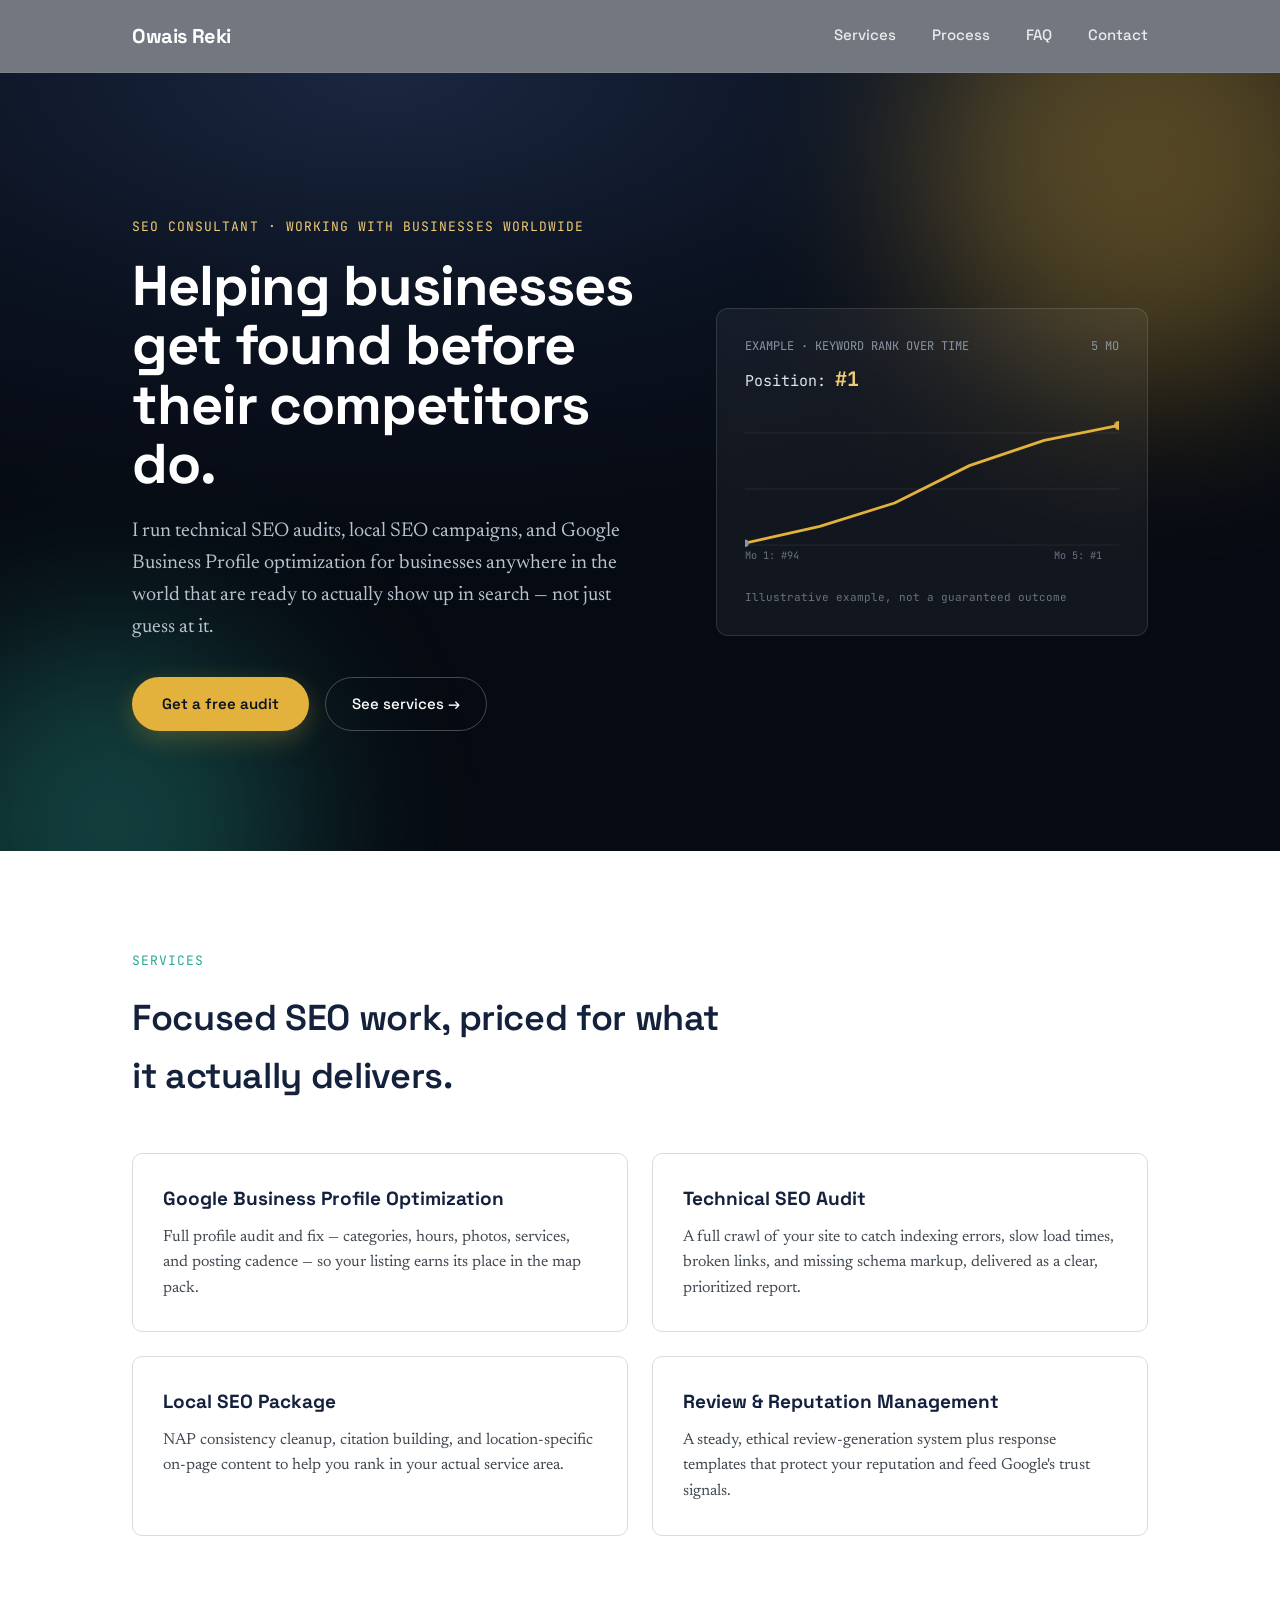
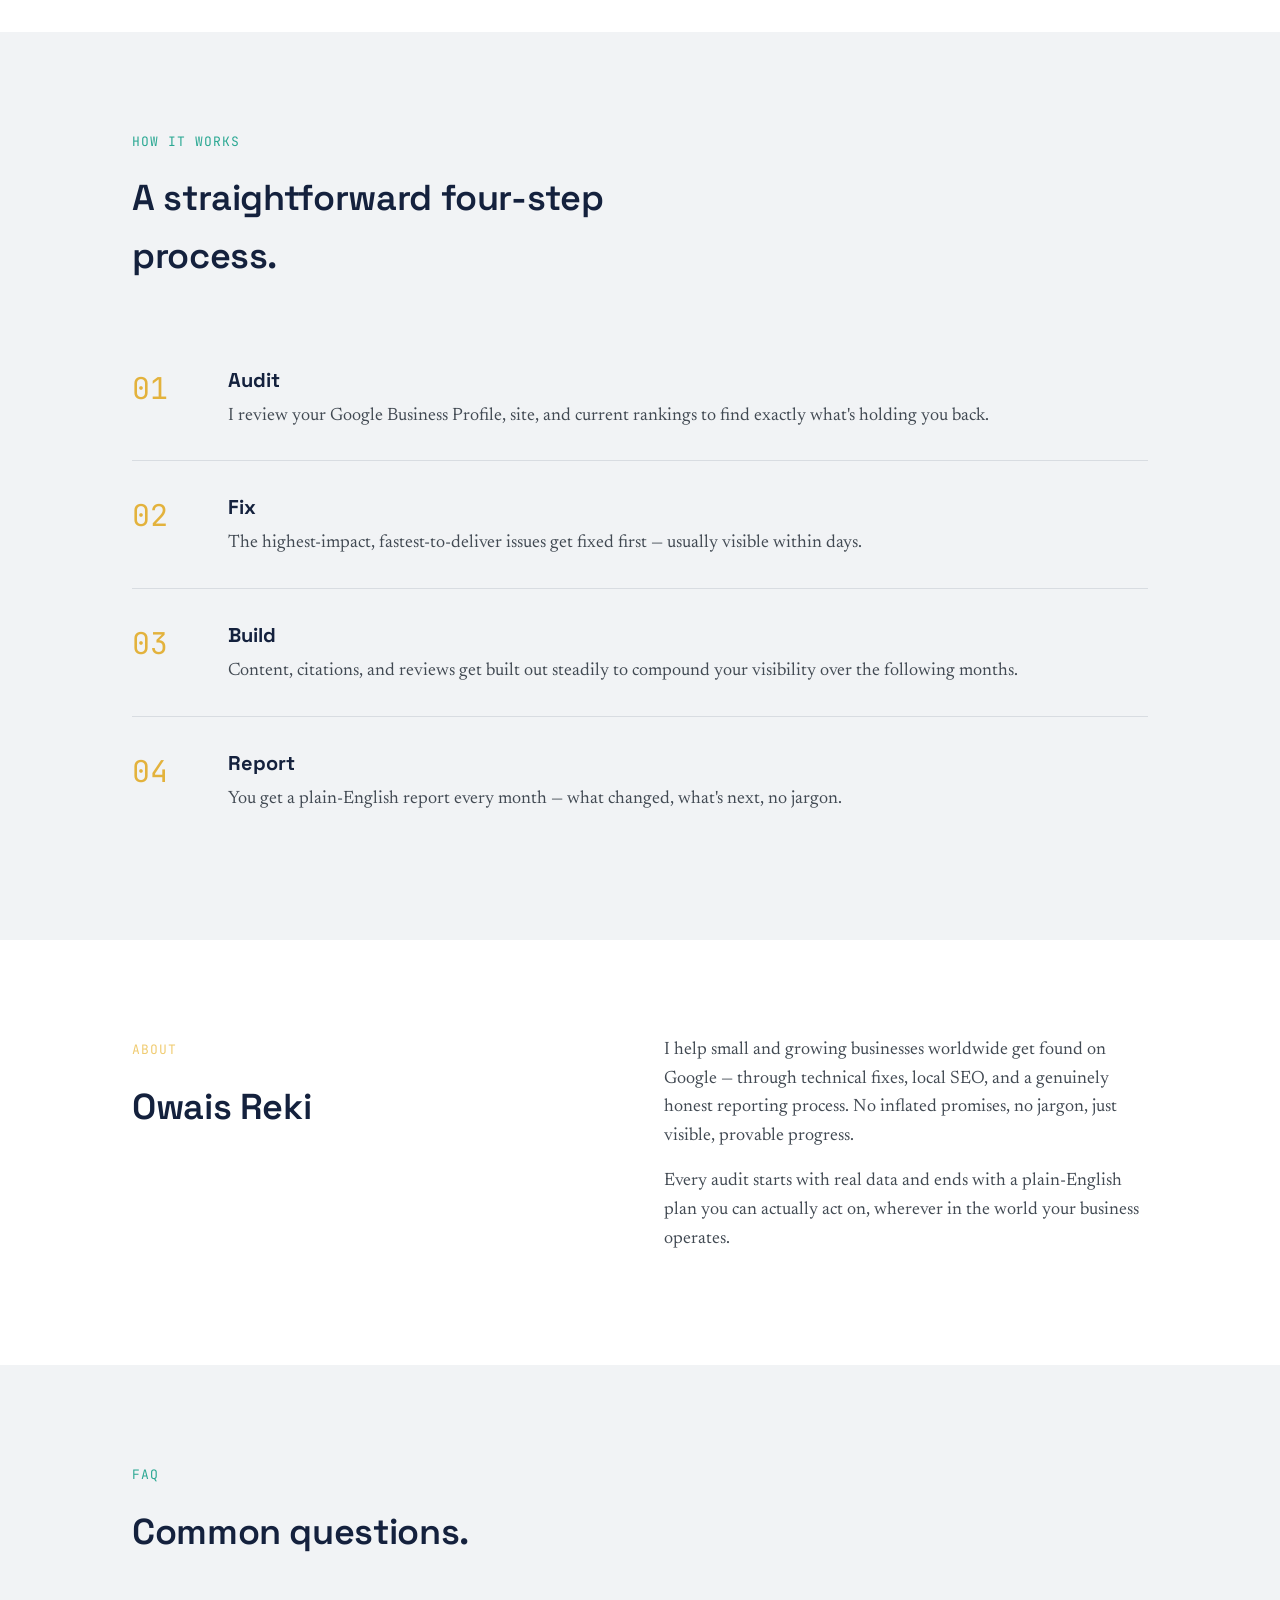
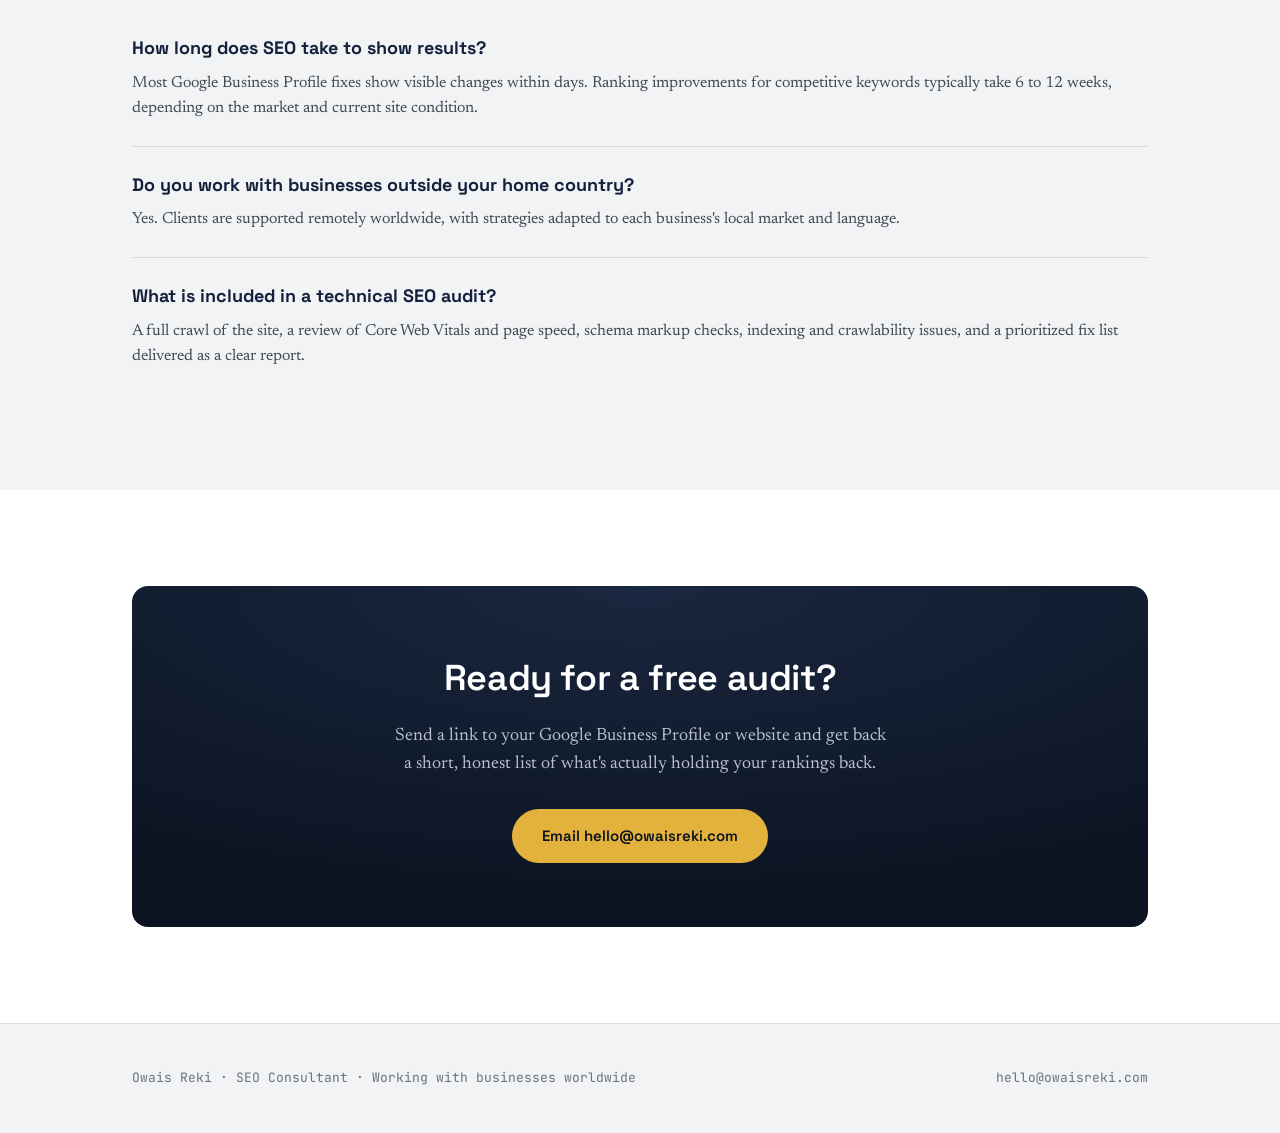
<file: index (2).html>
<!DOCTYPE html>
<html lang="en">
<head>
<meta charset="UTF-8">
<meta name="viewport" content="width=device-width, initial-scale=1.0">

<title>Owais Reki | SEO Consultant — Technical, Local & Global SEO</title>
<meta name="description" content="Owais Reki helps businesses worldwide rank higher on Google with technical SEO audits, local SEO, and Google Business Profile optimization. Get a free audit.">
<meta property="og:title" content="Owais Reki | SEO Consultant">
<meta property="og:description" content="Technical SEO audits, local SEO, and Google Business Profile optimization for growing businesses worldwide.">
<meta property="og:type" content="website">
<link rel="canonical" href="https://owaisreki.com/">

<script type="application/ld+json">
{
  "@context": "https://schema.org",
  "@type": "ProfessionalService",
  "name": "Owais Reki SEO Services",
  "founder": { "@type": "Person", "name": "Owais Reki" },
  "description": "Technical SEO audits, local SEO, and Google Business Profile optimization for small and growing businesses worldwide.",
  "serviceType": ["Technical SEO Audit", "Local SEO", "Google Business Profile Optimization", "On-Page SEO", "Review & Reputation Management"],
  "url": "https://owaisreki.com/"
}
</script>

<script type="application/ld+json">
{
  "@context": "https://schema.org",
  "@type": "FAQPage",
  "mainEntity": [
    {
      "@type": "Question",
      "name": "How long does SEO take to show results?",
      "acceptedAnswer": { "@type": "Answer", "text": "Most Google Business Profile fixes show visible changes within days. Ranking improvements for competitive keywords typically take 6 to 12 weeks, depending on the market and current site condition." }
    },
    {
      "@type": "Question",
      "name": "Do you work with businesses outside your home country?",
      "acceptedAnswer": { "@type": "Answer", "text": "Yes. Clients are supported remotely worldwide, with strategies adapted to each business's local market and language." }
    },
    {
      "@type": "Question",
      "name": "What is included in a technical SEO audit?",
      "acceptedAnswer": { "@type": "Answer", "text": "A full crawl of the site, a review of Core Web Vitals and page speed, schema markup checks, indexing and crawlability issues, and a prioritized fix list delivered as a clear report." }
    }
  ]
}
</script>

<link rel="preconnect" href="https://fonts.googleapis.com">
<link rel="preconnect" href="https://fonts.gstatic.com" crossorigin>
<link href="https://fonts.googleapis.com/css2?family=Space+Grotesk:wght@400;500;600;700&family=Newsreader:ital,opsz,wght@0,6..72,400;0,6..72,500;0,6..72,600;1,6..72,400&family=JetBrains+Mono:wght@400;500&display=swap" rel="stylesheet">

<style>
  :root {
    --ink: #0B1220;
    --ink-2: #14213D;
    --paper: #F1F3F5;
    --paper-raised: #FFFFFF;
    --gold: #E3B23C;
    --gold-soft: #F0CC72;
    --teal: #2BA893;
    --charcoal: #1B1F23;
    --line: #D8DCE1;
    --display: 'Space Grotesk', sans-serif;
    --body: 'Newsreader', serif;
    --mono: 'JetBrains Mono', monospace;
  }

  * { margin: 0; padding: 0; box-sizing: border-box; }
  html { scroll-behavior: smooth; }
  body { background: var(--paper); color: var(--charcoal); font-family: var(--body); font-size: 18px; line-height: 1.6; overflow-x: hidden; }
  a { color: var(--teal); }
  .wrap { max-width: 1080px; margin: 0 auto; padding: 0 32px; }

  /* ---------- NAV ---------- */
  header {
    position: sticky; top: 0; z-index: 50;
    padding: 20px 0;
    background: rgba(11,18,32,0.55);
    backdrop-filter: blur(14px);
    border-bottom: 1px solid rgba(255,255,255,0.08);
    transition: background 0.3s ease;
  }
  header .wrap { display: flex; justify-content: space-between; align-items: center; }
  .logo { font-family: var(--display); font-weight: 700; font-size: 20px; color: #fff; letter-spacing: -0.02em; }
  nav a { font-family: var(--display); font-size: 15px; font-weight: 500; color: rgba(255,255,255,0.85); text-decoration: none; margin-left: 32px; transition: color 0.2s ease; }
  nav a:hover { color: var(--gold-soft); }

  /* ---------- CINEMATIC HERO ---------- */
  .hero {
    position: relative;
    background: radial-gradient(ellipse 80% 60% at 30% 0%, #1A2740 0%, var(--ink) 55%, #060A12 100%);
    padding: 140px 0 120px;
    overflow: hidden;
  }
  .hero::before, .hero::after {
    content: "";
    position: absolute;
    border-radius: 50%;
    filter: blur(90px);
    opacity: 0.35;
    pointer-events: none;
  }
  .hero::before {
    width: 460px; height: 460px;
    background: var(--gold);
    top: -140px; right: -100px;
    animation: float1 14s ease-in-out infinite;
  }
  .hero::after {
    width: 380px; height: 380px;
    background: var(--teal);
    bottom: -160px; left: -80px;
    animation: float2 16s ease-in-out infinite;
  }
  @keyframes float1 { 0%,100% { transform: translate(0,0); } 50% { transform: translate(-30px, 40px); } }
  @keyframes float2 { 0%,100% { transform: translate(0,0); } 50% { transform: translate(40px, -30px); } }

  .hero-grid { position: relative; display: grid; grid-template-columns: 1.1fr 0.9fr; gap: 56px; align-items: center; z-index: 2; }

  .eyebrow {
    font-family: var(--mono); font-size: 13px; letter-spacing: 0.08em; text-transform: uppercase;
    color: var(--gold-soft); margin-bottom: 18px; display: inline-block;
    opacity: 0; animation: rise 0.8s ease forwards;
  }
  h1 {
    font-family: var(--display); font-weight: 700; font-size: 56px; line-height: 1.06; letter-spacing: -0.02em;
    color: #fff; margin-bottom: 22px;
    opacity: 0; animation: rise 0.8s ease 0.15s forwards;
  }
  .hero p.lede {
    font-size: 20px; color: #B9C2CE; max-width: 46ch; margin-bottom: 34px;
    opacity: 0; animation: rise 0.8s ease 0.3s forwards;
  }
  .cta-row { display: flex; gap: 16px; align-items: center; opacity: 0; animation: rise 0.8s ease 0.45s forwards; }

  @keyframes rise { from { opacity: 0; transform: translateY(18px); } to { opacity: 1; transform: translateY(0); } }

  .btn {
    display: inline-block; font-family: var(--display); font-weight: 600; font-size: 15px;
    padding: 15px 30px; border-radius: 999px; text-decoration: none;
    transition: transform 0.2s ease, box-shadow 0.2s ease;
  }
  .btn-primary { background: var(--gold); color: var(--ink); box-shadow: 0 8px 24px rgba(227,178,60,0.25); }
  .btn-primary:hover { transform: translateY(-2px); box-shadow: 0 12px 28px rgba(227,178,60,0.4); }
  .btn-text { color: #fff; font-weight: 500; border: 1px solid rgba(255,255,255,0.25); padding: 14px 26px; border-radius: 999px; }
  .btn-text:hover { border-color: var(--gold-soft); color: var(--gold-soft); }
  .btn-gold { background: var(--gold); color: var(--ink); }

  /* Signature: animated rank climb chart */
  .rank-chart {
    background: rgba(255,255,255,0.05);
    border: 1px solid rgba(255,255,255,0.12);
    border-radius: 12px; padding: 28px;
    backdrop-filter: blur(6px);
    opacity: 0; animation: rise 0.9s ease 0.5s forwards;
  }
  .rank-chart .label { font-family: var(--mono); font-size: 12px; color: #8B94A3; display: flex; justify-content: space-between; margin-bottom: 6px; }
  .rank-chart .headline-number { font-family: var(--mono); font-size: 15px; color: #DDE3EA; margin-bottom: 14px; }
  .rank-chart .headline-number strong { color: var(--gold-soft); font-size: 20px; }
  .rank-chart .caption { font-family: var(--mono); font-size: 11px; color: #6B7280; margin-top: 10px; }
  .chart-line { stroke-dasharray: 520; stroke-dashoffset: 520; animation: draw 2.2s ease 1.1s forwards; }
  @keyframes draw { to { stroke-dashoffset: 0; } }
  .chart-dot-end { opacity: 0; animation: pop 0.4s ease 3s forwards; }
  @keyframes pop { from { opacity: 0; transform: scale(0.4); } to { opacity: 1; transform: scale(1); } }

  /* ---------- SECTIONS ---------- */
  section { padding: 96px 0; }
  section.alt { background: var(--paper-raised); }

  .reveal { opacity: 0; transform: translateY(28px); transition: opacity 0.7s ease, transform 0.7s ease; }
  .reveal.in { opacity: 1; transform: translateY(0); }

  .section-head { margin-bottom: 48px; max-width: 60ch; }
  .section-head .eyebrow { color: var(--teal); opacity: 1; animation: none; }
  h2 { font-family: var(--display); font-weight: 600; font-size: 36px; color: var(--ink-2); letter-spacing: -0.01em; }

  .services-grid { display: grid; grid-template-columns: repeat(2, 1fr); gap: 24px; }
  .service-card {
    background: var(--paper-raised); border: 1px solid var(--line); border-radius: 10px; padding: 30px;
    transition: transform 0.25s ease, box-shadow 0.25s ease, border-color 0.25s ease;
  }
  .service-card:hover { transform: translateY(-6px); box-shadow: 0 18px 40px rgba(20,33,61,0.1); border-color: var(--teal); }
  .service-card h3 { font-family: var(--display); font-size: 19px; color: var(--ink-2); margin-bottom: 10px; }
  .service-card p { font-size: 16px; color: #414952; }

  .process-list { display: grid; }
  .process-item {
    display: grid; grid-template-columns: 72px 1fr; gap: 24px; padding: 30px 0;
    border-bottom: 1px solid var(--line); transition: padding-left 0.3s ease;
  }
  .process-item:hover { padding-left: 10px; }
  .process-item:last-child { border-bottom: none; }
  .process-num { font-family: var(--mono); font-size: 30px; color: var(--gold); }
  .process-item h3 { font-family: var(--display); font-size: 20px; color: var(--ink-2); margin-bottom: 6px; }
  .process-item p { color: #414952; }

  .faq-item { padding: 24px 0; border-bottom: 1px solid var(--line); }
  .faq-item:last-child { border-bottom: none; }
  .faq-item h3 { font-family: var(--display); font-size: 18px; color: var(--ink-2); margin-bottom: 8px; }
  .faq-item p { color: #414952; font-size: 16px; }

  .about-grid { display: grid; grid-template-columns: 1fr 1fr; gap: 48px; align-items: start; }
  .about-grid p { color: #414952; margin-bottom: 16px; }

  .contact-box {
    position: relative; overflow: hidden;
    background: radial-gradient(ellipse 100% 100% at 50% 0%, #1A2740 0%, var(--ink) 100%);
    color: var(--paper); border-radius: 16px; padding: 64px 40px; text-align: center;
  }
  .contact-box h2 { color: #fff; margin-bottom: 14px; }
  .contact-box p { color: #B9C2CE; max-width: 50ch; margin: 0 auto 30px; }

  footer { padding: 44px 0; border-top: 1px solid var(--line); }
  footer .wrap { display: flex; justify-content: space-between; font-family: var(--mono); font-size: 13px; color: #6B7280; }

  @media (max-width: 760px) {
    .hero-grid, .services-grid, .about-grid { grid-template-columns: 1fr; }
    h1 { font-size: 38px; }
    .contact-box { padding: 40px 24px; }
    footer .wrap { flex-direction: column; gap: 8px; }
  }
  :focus-visible { outline: 2px solid var(--teal); outline-offset: 2px; }
</style>
</head>
<body>

<header>
  <div class="wrap">
    <div class="logo">Owais Reki</div>
    <nav>
      <a href="#services">Services</a>
      <a href="#process">Process</a>
      <a href="#faq">FAQ</a>
      <a href="#contact">Contact</a>
    </nav>
  </div>
</header>

<section class="hero">
  <div class="wrap hero-grid">
    <div>
      <span class="eyebrow">SEO Consultant · Working with businesses worldwide</span>
      <h1>Helping businesses get found before their competitors do.</h1>
      <p class="lede">I run technical SEO audits, local SEO campaigns, and Google Business Profile optimization for businesses anywhere in the world that are ready to actually show up in search — not just guess at it.</p>
      <div class="cta-row">
        <a href="#contact" class="btn btn-primary">Get a free audit</a>
        <a href="#services" class="btn btn-text">See services →</a>
      </div>
    </div>

    <div class="rank-chart" aria-label="Illustrative example of a ranking climb from position 94 to position 1 over five months">
      <div class="label"><span>EXAMPLE · KEYWORD RANK OVER TIME</span><span>5 MO</span></div>
      <div class="headline-number">Position: <strong>#1</strong></div>
      <svg viewBox="0 0 400 160" width="100%" height="160" role="img">
        <title>Illustrative ranking climb from position 94 to position 1</title>
        <line x1="0" y1="20" x2="400" y2="20" stroke="rgba(255,255,255,0.08)" stroke-width="1"/>
        <line x1="0" y1="80" x2="400" y2="80" stroke="rgba(255,255,255,0.08)" stroke-width="1"/>
        <line x1="0" y1="140" x2="400" y2="140" stroke="rgba(255,255,255,0.08)" stroke-width="1"/>
        <polyline class="chart-line" points="0,138 80,120 160,95 240,55 320,28 400,12"
          fill="none" stroke="#E3B23C" stroke-width="3" stroke-linecap="round" stroke-linejoin="round"/>
        <circle cx="0" cy="138" r="4" fill="#8B94A3"/>
        <circle class="chart-dot-end" cx="400" cy="12" r="5" fill="#E3B23C"/>
        <text x="0" y="155" font-family="JetBrains Mono" font-size="11" fill="#6B7280">Mo 1: #94</text>
        <text x="330" y="155" font-family="JetBrains Mono" font-size="11" fill="#6B7280">Mo 5: #1</text>
      </svg>
      <div class="caption">Illustrative example, not a guaranteed outcome</div>
    </div>
  </div>
</section>

<section id="services" class="alt">
  <div class="wrap">
    <div class="section-head reveal">
      <span class="eyebrow">Services</span>
      <h2>Focused SEO work, priced for what it actually delivers.</h2>
    </div>
    <div class="services-grid">
      <div class="service-card reveal"><h3>Google Business Profile Optimization</h3><p>Full profile audit and fix — categories, hours, photos, services, and posting cadence — so your listing earns its place in the map pack.</p></div>
      <div class="service-card reveal"><h3>Technical SEO Audit</h3><p>A full crawl of your site to catch indexing errors, slow load times, broken links, and missing schema markup, delivered as a clear, prioritized report.</p></div>
      <div class="service-card reveal"><h3>Local SEO Package</h3><p>NAP consistency cleanup, citation building, and location-specific on-page content to help you rank in your actual service area.</p></div>
      <div class="service-card reveal"><h3>Review & Reputation Management</h3><p>A steady, ethical review-generation system plus response templates that protect your reputation and feed Google's trust signals.</p></div>
    </div>
  </div>
</section>

<section id="process">
  <div class="wrap">
    <div class="section-head reveal">
      <span class="eyebrow">How it works</span>
      <h2>A straightforward four-step process.</h2>
    </div>
    <div class="process-list">
      <div class="process-item reveal"><div class="process-num">01</div><div><h3>Audit</h3><p>I review your Google Business Profile, site, and current rankings to find exactly what's holding you back.</p></div></div>
      <div class="process-item reveal"><div class="process-num">02</div><div><h3>Fix</h3><p>The highest-impact, fastest-to-deliver issues get fixed first — usually visible within days.</p></div></div>
      <div class="process-item reveal"><div class="process-num">03</div><div><h3>Build</h3><p>Content, citations, and reviews get built out steadily to compound your visibility over the following months.</p></div></div>
      <div class="process-item reveal"><div class="process-num">04</div><div><h3>Report</h3><p>You get a plain-English report every month — what changed, what's next, no jargon.</p></div></div>
    </div>
  </div>
</section>

<section class="alt">
  <div class="wrap about-grid">
    <div class="reveal"><span class="eyebrow">About</span><h2>Owais Reki</h2></div>
    <div class="reveal">
      <p>I help small and growing businesses worldwide get found on Google — through technical fixes, local SEO, and a genuinely honest reporting process. No inflated promises, no jargon, just visible, provable progress.</p>
      <p>Every audit starts with real data and ends with a plain-English plan you can actually act on, wherever in the world your business operates.</p>
    </div>
  </div>
</section>

<section id="faq">
  <div class="wrap">
    <div class="section-head reveal"><span class="eyebrow">FAQ</span><h2>Common questions.</h2></div>
    <div class="faq-item reveal"><h3>How long does SEO take to show results?</h3><p>Most Google Business Profile fixes show visible changes within days. Ranking improvements for competitive keywords typically take 6 to 12 weeks, depending on the market and current site condition.</p></div>
    <div class="faq-item reveal"><h3>Do you work with businesses outside your home country?</h3><p>Yes. Clients are supported remotely worldwide, with strategies adapted to each business's local market and language.</p></div>
    <div class="faq-item reveal"><h3>What is included in a technical SEO audit?</h3><p>A full crawl of the site, a review of Core Web Vitals and page speed, schema markup checks, indexing and crawlability issues, and a prioritized fix list delivered as a clear report.</p></div>
  </div>
</section>

<section id="contact" class="alt">
  <div class="wrap">
    <div class="contact-box reveal">
      <h2>Ready for a free audit?</h2>
      <p>Send a link to your Google Business Profile or website and get back a short, honest list of what's actually holding your rankings back.</p>
      <a href="mailto:hello@owaisreki.com" class="btn btn-gold">Email hello@owaisreki.com</a>
    </div>
  </div>
</section>

<footer>
  <div class="wrap">
    <span>Owais Reki · SEO Consultant · Working with businesses worldwide</span>
    <span>hello@owaisreki.com</span>
  </div>
</footer>

<script>
  const observer = new IntersectionObserver((entries) => {
    entries.forEach(entry => {
      if (entry.isIntersecting) {
        entry.target.classList.add('in');
        observer.unobserve(entry.target);
      }
    });
  }, { threshold: 0.15 });
  document.querySelectorAll('.reveal').forEach(el => observer.observe(el));
</script>

</body>
</html>
</file>
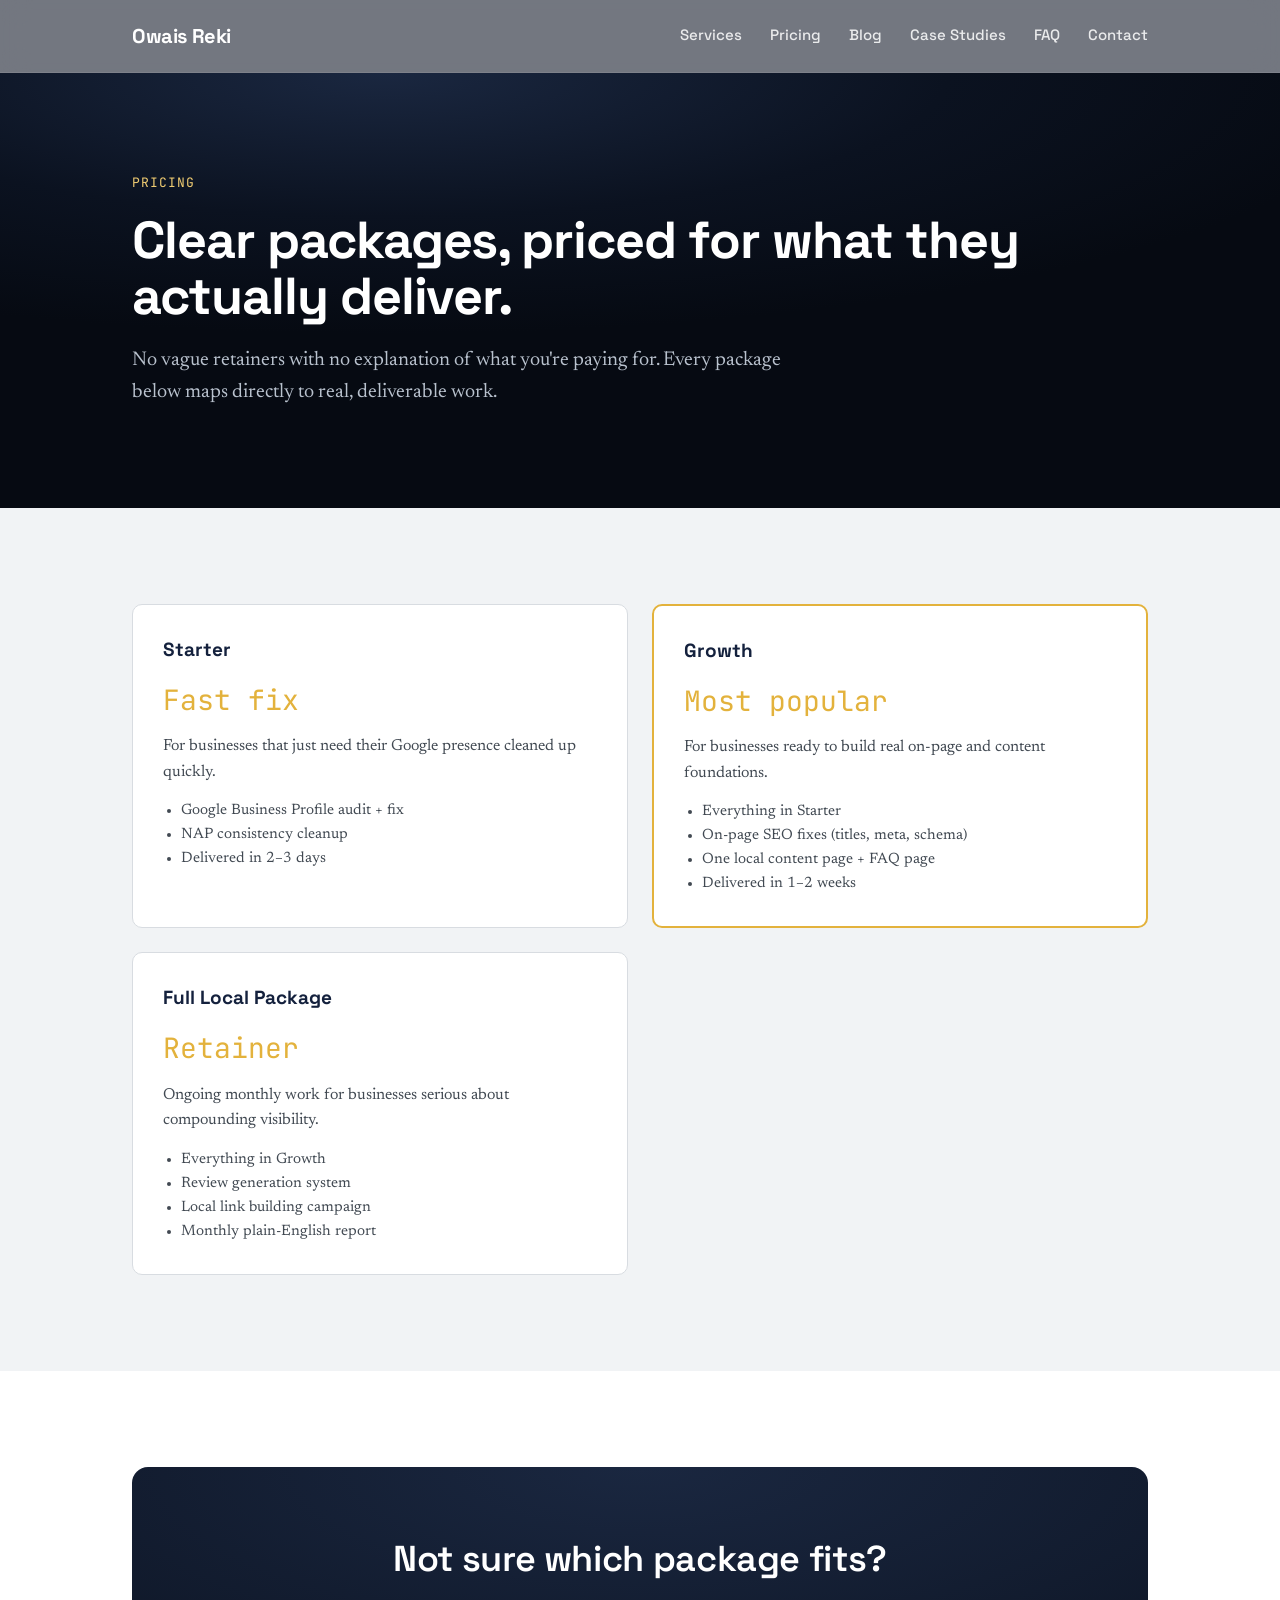
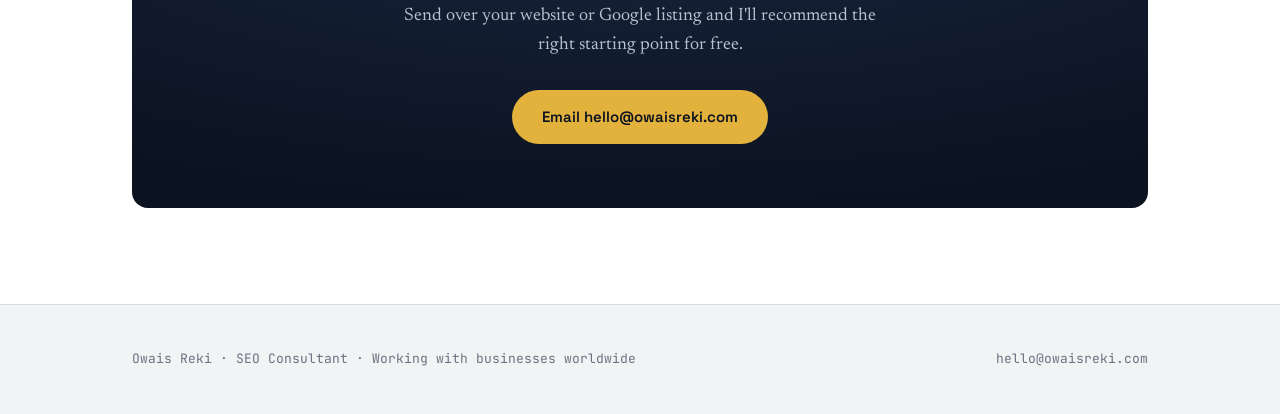
<file: pricing.html>
<!DOCTYPE html>
<html lang="en">
<head>
<meta charset="UTF-8">
<meta name="viewport" content="width=device-width, initial-scale=1.0">
<title>SEO Pricing & Packages | Owais Reki</title>
<meta name="description" content="Simple, tiered SEO packages — from a fast Google Business Profile fix to a full local SEO and reputation management package. Clear pricing, no hidden fees.">
<link rel="canonical" href="https://owaisreki-dotcom.github.io/owais-reki-seo/pricing.html">
<link rel="preconnect" href="https://fonts.googleapis.com">
<link rel="preconnect" href="https://fonts.gstatic.com" crossorigin>
<link href="https://fonts.googleapis.com/css2?family=Space+Grotesk:wght@400;500;600;700&family=Newsreader:ital,opsz,wght@0,6..72,400;0,6..72,500;0,6..72,600;1,6..72,400&family=JetBrains+Mono:wght@400;500&display=swap" rel="stylesheet">
<link rel="stylesheet" href="styles.css">
</head>
<body>
<header><div class="wrap"><a href="index.html" class="logo">Owais Reki</a>
<nav><a href="index.html#services">Services</a><a href="pricing.html">Pricing</a><a href="blog.html">Blog</a><a href="case-studies.html">Case Studies</a><a href="index.html#faq">FAQ</a><a href="index.html#contact">Contact</a></nav>
</div></header>

<section class="page-hero">
  <div class="wrap">
    <span class="eyebrow">Pricing</span>
    <h1>Clear packages, priced for what they actually deliver.</h1>
    <p class="lede">No vague retainers with no explanation of what you're paying for. Every package below maps directly to real, deliverable work.</p>
  </div>
</section>

<section id="packages">
  <div class="wrap">
    <div class="pricing-grid">
      <div class="pricing-card reveal">
        <h3>Starter</h3>
        <div class="price">Fast fix</div>
        <p>For businesses that just need their Google presence cleaned up quickly.</p>
        <ul><li>Google Business Profile audit + fix</li><li>NAP consistency cleanup</li><li>Delivered in 2–3 days</li></ul>
      </div>
      <div class="pricing-card featured reveal">
        <h3>Growth</h3>
        <div class="price">Most popular</div>
        <p>For businesses ready to build real on-page and content foundations.</p>
        <ul><li>Everything in Starter</li><li>On-page SEO fixes (titles, meta, schema)</li><li>One local content page + FAQ page</li><li>Delivered in 1–2 weeks</li></ul>
      </div>
      <div class="pricing-card reveal">
        <h3>Full Local Package</h3>
        <div class="price">Retainer</div>
        <p>Ongoing monthly work for businesses serious about compounding visibility.</p>
        <ul><li>Everything in Growth</li><li>Review generation system</li><li>Local link building campaign</li><li>Monthly plain-English report</li></ul>
      </div>
    </div>
  </div>
</section>

<section class="alt" id="contact">
  <div class="wrap"><div class="contact-box reveal"><h2>Not sure which package fits?</h2><p>Send over your website or Google listing and I'll recommend the right starting point for free.</p><a href="mailto:hello@owaisreki.com" class="btn btn-gold">Email hello@owaisreki.com</a></div></div>
</section>

<footer><div class="wrap"><span>Owais Reki · SEO Consultant · Working with businesses worldwide</span><span>hello@owaisreki.com</span></div></footer>
<script src="script.js"></script>
</body>
</html>
</file>
<file: styles.css>
:root {
  --ink: #0B1220;
  --ink-2: #14213D;
  --paper: #F1F3F5;
  --paper-raised: #FFFFFF;
  --gold: #E3B23C;
  --gold-soft: #F0CC72;
  --teal: #2BA893;
  --charcoal: #1B1F23;
  --line: #D8DCE1;
  --display: 'Space Grotesk', sans-serif;
  --body: 'Newsreader', serif;
  --mono: 'JetBrains Mono', monospace;
}
* { margin: 0; padding: 0; box-sizing: border-box; }
html { scroll-behavior: smooth; }
body { background: var(--paper); color: var(--charcoal); font-family: var(--body); font-size: 18px; line-height: 1.6; overflow-x: hidden; }
a { color: var(--teal); }
.wrap { max-width: 1080px; margin: 0 auto; padding: 0 32px; }

header { position: sticky; top: 0; z-index: 50; padding: 20px 0; background: rgba(11,18,32,0.55); backdrop-filter: blur(14px); border-bottom: 1px solid rgba(255,255,255,0.08); }
header .wrap { display: flex; justify-content: space-between; align-items: center; }
.logo { font-family: var(--display); font-weight: 700; font-size: 20px; color: #fff; letter-spacing: -0.02em; text-decoration: none; }
nav a { font-family: var(--display); font-size: 15px; font-weight: 500; color: rgba(255,255,255,0.85); text-decoration: none; margin-left: 28px; transition: color 0.2s ease; }
nav a:hover { color: var(--gold-soft); }

.page-hero {
  position: relative;
  background: radial-gradient(ellipse 80% 60% at 30% 0%, #1A2740 0%, var(--ink) 55%, #060A12 100%);
  padding: 96px 0 72px; overflow: hidden;
}
.page-hero .eyebrow { color: var(--gold-soft); }
.page-hero h1 { color: #fff; }
.page-hero p.lede { color: #B9C2CE; max-width: 60ch; }

.hero { position: relative; background: radial-gradient(ellipse 80% 60% at 30% 0%, #1A2740 0%, var(--ink) 55%, #060A12 100%); padding: 140px 0 120px; overflow: hidden; }
.hero::before, .hero::after { content: ""; position: absolute; border-radius: 50%; filter: blur(90px); opacity: 0.35; pointer-events: none; }
.hero::before { width: 460px; height: 460px; background: var(--gold); top: -140px; right: -100px; animation: float1 14s ease-in-out infinite; }
.hero::after { width: 380px; height: 380px; background: var(--teal); bottom: -160px; left: -80px; animation: float2 16s ease-in-out infinite; }
@keyframes float1 { 0%,100% { transform: translate(0,0); } 50% { transform: translate(-30px, 40px); } }
@keyframes float2 { 0%,100% { transform: translate(0,0); } 50% { transform: translate(40px, -30px); } }
.hero-grid { position: relative; display: grid; grid-template-columns: 1.1fr 0.9fr; gap: 56px; align-items: center; z-index: 2; }

.eyebrow { font-family: var(--mono); font-size: 13px; letter-spacing: 0.08em; text-transform: uppercase; margin-bottom: 18px; display: inline-block; }
h1 { font-family: var(--display); font-weight: 700; font-size: 52px; line-height: 1.08; letter-spacing: -0.02em; margin-bottom: 20px; }
.hero p.lede, .page-hero p.lede { font-size: 20px; margin-bottom: 28px; }
.cta-row { display: flex; gap: 16px; align-items: center; }

.btn { display: inline-block; font-family: var(--display); font-weight: 600; font-size: 15px; padding: 15px 30px; border-radius: 999px; text-decoration: none; transition: transform 0.2s ease, box-shadow 0.2s ease; }
.btn-primary { background: var(--gold); color: var(--ink); box-shadow: 0 8px 24px rgba(227,178,60,0.25); }
.btn-primary:hover { transform: translateY(-2px); box-shadow: 0 12px 28px rgba(227,178,60,0.4); }
.btn-text { color: #fff; font-weight: 500; border: 1px solid rgba(255,255,255,0.25); padding: 14px 26px; border-radius: 999px; text-decoration:none; }
.btn-text:hover { border-color: var(--gold-soft); color: var(--gold-soft); }
.btn-gold { background: var(--gold); color: var(--ink); }

section { padding: 96px 0; }
section.alt { background: var(--paper-raised); }
.reveal { opacity: 0; transform: translateY(28px); transition: opacity 0.7s ease, transform 0.7s ease; }
.reveal.in { opacity: 1; transform: translateY(0); }
.section-head { margin-bottom: 48px; max-width: 60ch; }
.section-head .eyebrow { color: var(--teal); }
h2 { font-family: var(--display); font-weight: 600; font-size: 36px; color: var(--ink-2); letter-spacing: -0.01em; }

.services-grid, .pricing-grid, .blog-grid { display: grid; grid-template-columns: repeat(2, 1fr); gap: 24px; }
.service-card, .pricing-card, .blog-card {
  background: var(--paper-raised); border: 1px solid var(--line); border-radius: 10px; padding: 30px;
  transition: transform 0.25s ease, box-shadow 0.25s ease, border-color 0.25s ease; text-decoration: none; color: inherit; display:block;
}
.service-card:hover, .pricing-card:hover, .blog-card:hover { transform: translateY(-6px); box-shadow: 0 18px 40px rgba(20,33,61,0.1); border-color: var(--teal); }
.service-card h3, .pricing-card h3, .blog-card h3 { font-family: var(--display); font-size: 19px; color: var(--ink-2); margin-bottom: 10px; }
.service-card p, .pricing-card p, .blog-card p { font-size: 16px; color: #414952; }

.pricing-card .price { font-family: var(--mono); font-size: 28px; color: var(--gold); margin: 12px 0; }
.pricing-card ul { margin: 14px 0 0 18px; color: #414952; font-size: 15px; }
.pricing-card.featured { border: 2px solid var(--gold); }

.blog-card .meta { font-family: var(--mono); font-size: 12px; color: #6B7280; margin-bottom: 10px; }

.process-list { display: grid; }
.process-item { display: grid; grid-template-columns: 72px 1fr; gap: 24px; padding: 30px 0; border-bottom: 1px solid var(--line); transition: padding-left 0.3s ease; }
.process-item:hover { padding-left: 10px; }
.process-item:last-child { border-bottom: none; }
.process-num { font-family: var(--mono); font-size: 30px; color: var(--gold); }
.process-item h3 { font-family: var(--display); font-size: 20px; color: var(--ink-2); margin-bottom: 6px; }
.process-item p { color: #414952; }

.faq-item { padding: 24px 0; border-bottom: 1px solid var(--line); }
.faq-item:last-child { border-bottom: none; }
.faq-item h3 { font-family: var(--display); font-size: 18px; color: var(--ink-2); margin-bottom: 8px; }
.faq-item p { color: #414952; font-size: 16px; }

.about-grid { display: grid; grid-template-columns: 1fr 1fr; gap: 48px; align-items: start; }
.about-grid p { color: #414952; margin-bottom: 16px; }

.contact-box { position: relative; overflow: hidden; background: radial-gradient(ellipse 100% 100% at 50% 0%, #1A2740 0%, var(--ink) 100%); color: var(--paper); border-radius: 16px; padding: 64px 40px; text-align: center; }
.contact-box h2 { color: #fff; margin-bottom: 14px; }
.contact-box p { color: #B9C2CE; max-width: 50ch; margin: 0 auto 30px; }

article.post { max-width: 68ch; margin: 0 auto; }
article.post h2 { margin-top: 36px; margin-bottom: 14px; }
article.post p { color: #313943; margin-bottom: 18px; }
article.post .meta { font-family: var(--mono); font-size: 13px; color: #6B7280; margin-bottom: 28px; }

footer { padding: 44px 0; border-top: 1px solid var(--line); }
footer .wrap { display: flex; justify-content: space-between; font-family: var(--mono); font-size: 13px; color: #6B7280; }

.placeholder-box { background: var(--paper-raised); border: 1px dashed var(--line); border-radius: 10px; padding: 48px; text-align: center; color: #6B7280; }

@media (max-width: 760px) {
  .hero-grid, .services-grid, .pricing-grid, .blog-grid, .about-grid { grid-template-columns: 1fr; }
  h1 { font-size: 36px; }
  .contact-box { padding: 40px 24px; }
  footer .wrap { flex-direction: column; gap: 8px; }
}
:focus-visible { outline: 2px solid var(--teal); outline-offset: 2px; }
</file>
